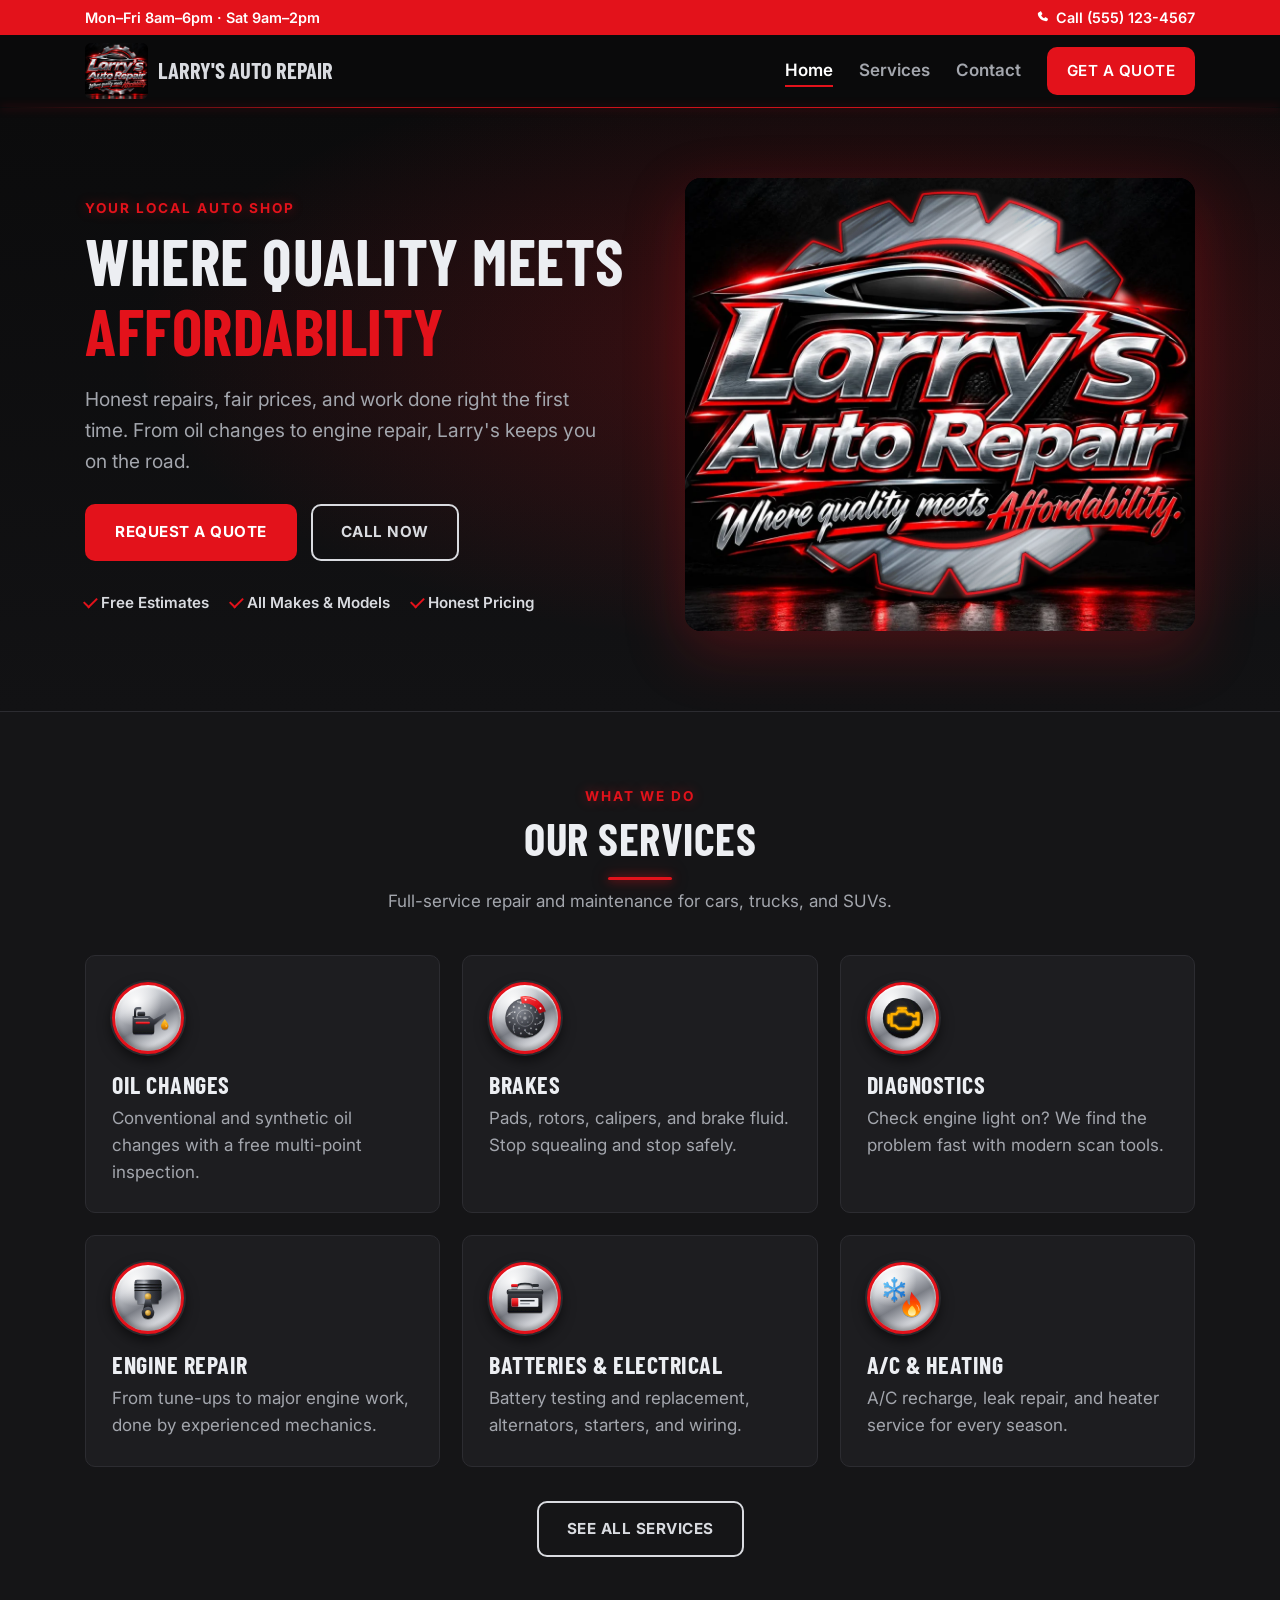
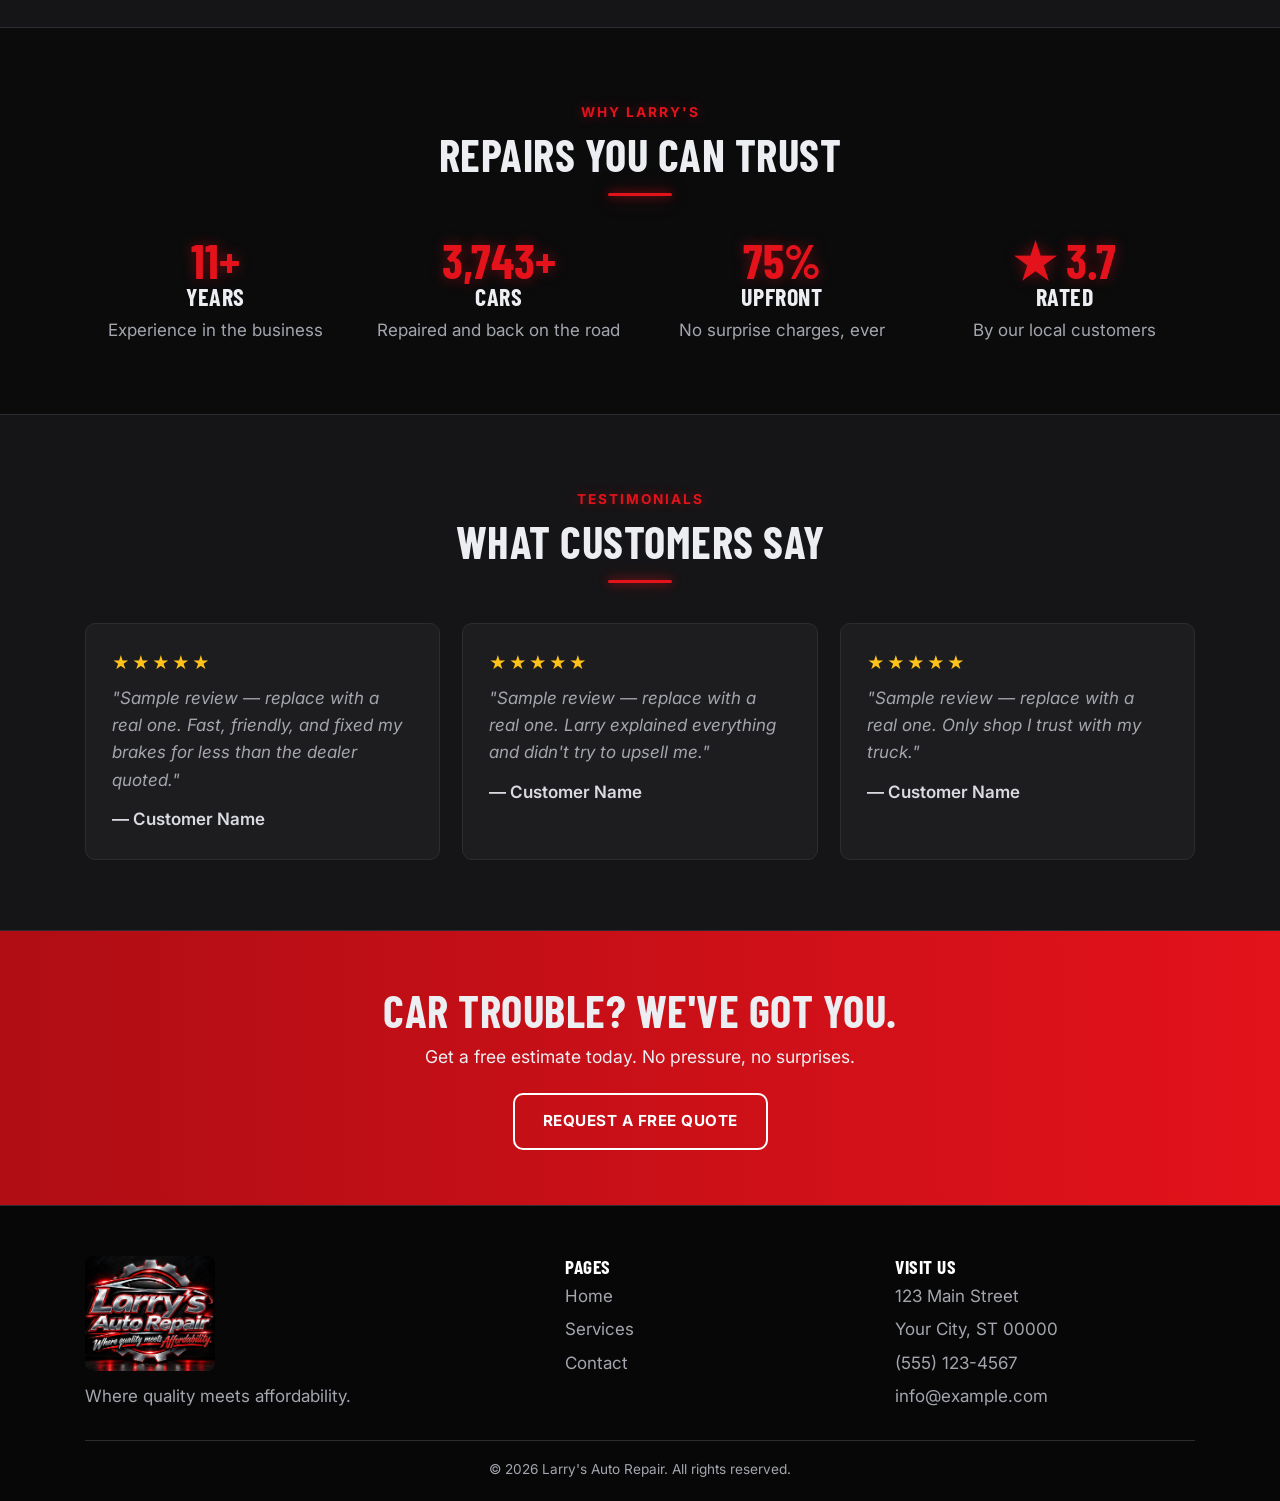
<file: index.html>
<!DOCTYPE html>
<html lang="en">
<head>
  <meta charset="UTF-8">
  <meta name="viewport" content="width=device-width, initial-scale=1.0">
  <title>Larry's Auto Repair | Where Quality Meets Affordability</title>
  <meta name="description" content="Larry's Auto Repair - honest, affordable auto repair. Brakes, oil changes, diagnostics, engine work and more.">
  <link rel="icon" href="images/favicon.png">
  <link rel="preconnect" href="https://fonts.googleapis.com">
  <link rel="preconnect" href="https://fonts.gstatic.com" crossorigin>
  <link href="https://fonts.googleapis.com/css2?family=Barlow+Condensed:wght@600;700&family=Inter:wght@400;600;700&display=swap" rel="stylesheet">
  <link rel="stylesheet" href="css/style.css">
  <meta name="pizzazz-recipe" content='{"pz":1,"kit":"larrys-auto-repair","concept":"Night Garage","family":"bold","dev":{"intensity":"standard","gear":"20s spin","scroll":"gentle reveal"},"sig":"spinning chrome gear + red neon","pal":{"pri":"#e3121b","sec":"#d9dbe0","tint":"#1d1d20","zeb":"#151517","mut":"#a3a6ad","ftr":"#a3a6ad","hair":"#2c2c31","acc":"#e3121b","watch":"#ffc21a"},"font":{"h":"Barlow Condensed","b":"Inter"},"date":"2026-11-22"}'>
</head>
<body>

  <!-- TOP BAR — PLACEHOLDER: update phone and hours -->
  <div class="topbar">
    <div class="container">
      <span class="hide-sm">Mon–Fri 8am–6pm · Sat 9am–2pm</span>
      <a href="tel:5551234567"><svg class="ico-inline" viewBox="0 0 48 48" aria-hidden="true"><path d="M17 4.5c1-.6 2.3-.3 2.9.7l3.4 6c.5 1 .3 2.2-.6 2.9l-3 2.4c1.8 4.3 5 7.9 9.4 10.2l2.6-2.8c.7-.8 1.9-1 2.9-.4l6 3.4c1 .6 1.4 1.8.9 2.9l-1.6 3.6c-.8 1.8-2.7 2.9-4.7 2.6C19 34.4 9.6 22.4 9 12.2c-.1-1.8.9-3.5 2.5-4.4z" fill="currentColor"/></svg> Call (555) 123-4567</a>
    </div>
  </div>

  <header class="site-header">
    <div class="container">
      <a href="index.html" class="brand">
        <img src="images/logo-small.jpg" alt="Larry's Auto Repair logo">
        <span>Larry's Auto Repair</span>
      </a>
      <button class="menu-toggle" aria-label="Open menu" aria-expanded="false"><svg viewBox="0 0 24 24" aria-hidden="true"><rect x="3" y="5" width="18" height="2.6" rx="1.3" fill="currentColor"/><rect x="3" y="10.7" width="18" height="2.6" rx="1.3" fill="currentColor"/><rect x="7" y="16.4" width="14" height="2.6" rx="1.3" fill="currentColor"/></svg></button>
      <nav class="nav">
        <a href="index.html" class="active">Home</a>
        <a href="services.html">Services</a>
        <a href="contact.html">Contact</a>
        <a href="contact.html#quote" class="btn btn-red">Get a Quote</a>
      </nav>
    </div>
  </header>

  <!-- HERO -->
  <section class="hero">
    <div class="container">
      <div>
        <span class="eyebrow">Your Local Auto Shop</span>
        <h1>Where Quality Meets <span class="red">Affordability</span></h1>
        <p class="lead">Honest repairs, fair prices, and work done right the first time. From oil changes to engine repair, Larry's keeps you on the road.</p>
        <div class="actions">
          <a href="contact.html#quote" class="btn btn-red">Request a Quote</a>
          <a href="tel:5551234567" class="btn btn-outline">Call Now</a>
        </div>
        <div class="badges">
          <span>Free Estimates</span>
          <span>All Makes &amp; Models</span>
          <span>Honest Pricing</span>
        </div>
      </div>
      <div class="hero-logo emblem">
        <img class="emblem-bg" src="images/emblem/bg.jpg" alt="">
        <div class="emblem-gearbox" aria-hidden="true">
          <img class="emblem-carbon" src="images/emblem/carbon.webp" alt="">
          <div class="emblem-gear"><img src="images/emblem/gear.webp" alt=""><span class="emblem-sheen"></span></div>
        </div>
        <img class="emblem-fg" src="images/emblem/fg.webp" alt="Larry's Auto Repair - Where quality meets affordability">
      </div>
    </div>
  </section>

  <!-- SERVICES PREVIEW -->
  <section class="section-alt">
    <div class="container">
      <div class="section-head">
        <span class="eyebrow">What We Do</span>
        <h2>Our Services</h2>
        <p>Full-service repair and maintenance for cars, trucks, and SUVs.</p>
      </div>
      <div class="grid grid-3">
        <div class="card">
          <div class="icon"><svg viewBox="0 0 48 48" aria-hidden="true"><defs><linearGradient id="oilB" x1="0" y1="0" x2="0" y2="1"><stop offset="0" stop-color="#5d616b"/><stop offset="0.5" stop-color="#2b2d33"/><stop offset="1" stop-color="#141518"/></linearGradient><linearGradient id="oilD" x1="0" y1="0" x2="0" y2="1"><stop offset="0" stop-color="#ffd24a"/><stop offset="0.6" stop-color="#f29a00"/><stop offset="1" stop-color="#b86200"/></linearGradient><linearGradient id="oilR" x1="0" y1="0" x2="0" y2="1"><stop offset="0" stop-color="#ff4a4a"/><stop offset="0.55" stop-color="#e3121b"/><stop offset="1" stop-color="#8f0a10"/></linearGradient><filter id="oilSh" x="-20%" y="-20%" width="140%" height="140%"><feDropShadow dx="0" dy=".8" stdDeviation=".7" flood-color="#000" flood-opacity=".35"/></filter></defs><g filter="url(#oilSh)"><path d="M8 22h17.5l4.5 3.5 11.5-6.2a1 1 0 0 1 1.4 1.2L30.5 31v7.5a2.5 2.5 0 0 1-2.5 2.5H10.5A2.5 2.5 0 0 1 8 38.5z" fill="url(#oilB)"/><rect x="13" y="17.5" width="8" height="4.5" rx="1.2" fill="url(#oilB)"/><path d="M10.5 22.5v-6a3 3 0 0 1 3-3h2.5" stroke="url(#oilB)" stroke-width="2.2" fill="none" stroke-linecap="round"/><rect x="11" y="28" width="15" height="2.4" rx="1.2" fill="url(#oilR)"/><path d="M41.5 25c2.4 3.4 3.8 5.4 3.8 7.2a3.8 3.8 0 0 1-7.6 0c0-1.8 1.4-3.8 3.8-7.2z" fill="url(#oilD)"/></g><path d="M10 24.5h14" stroke="#fff" stroke-opacity=".5" stroke-width="1" fill="none" stroke-linecap="round" stroke-opacity=".25"/><path d="M42.8 31.2c.3.6.4 1.2.2 1.8" stroke="#fff" stroke-opacity=".5" stroke-width="1" fill="none" stroke-linecap="round"/></svg></div>
          <h3>Oil Changes</h3>
          <p>Conventional and synthetic oil changes with a free multi-point inspection.</p>
        </div>
        <div class="card">
          <div class="icon"><svg viewBox="0 0 48 48" aria-hidden="true"><defs><mask id="brkM"><rect width="48" height="48" fill="#fff"/><g fill="#000"><circle cx="36.4" cy="24" r="1.1"/><circle cx="40.03" cy="28.3" r="1.1"/><circle cx="34.74" cy="30.2" r="1.1"/><circle cx="35.74" cy="35.74" r="1.1"/><circle cx="30.2" cy="34.74" r="1.1"/><circle cx="28.3" cy="40.03" r="1.1"/><circle cx="24" cy="36.4" r="1.1"/><circle cx="19.7" cy="40.03" r="1.1"/><circle cx="17.8" cy="34.74" r="1.1"/><circle cx="12.26" cy="35.74" r="1.1"/><circle cx="13.26" cy="30.2" r="1.1"/><circle cx="7.97" cy="28.3" r="1.1"/><circle cx="11.6" cy="24" r="1.1"/><circle cx="7.97" cy="19.7" r="1.1"/><circle cx="13.26" cy="17.8" r="1.1"/><circle cx="12.26" cy="12.26" r="1.1"/><circle cx="17.8" cy="13.26" r="1.1"/><circle cx="19.7" cy="7.97" r="1.1"/><circle cx="24" cy="11.6" r="1.1"/><circle cx="28.3" cy="7.97" r="1.1"/><circle cx="30.2" cy="13.26" r="1.1"/><circle cx="35.74" cy="12.26" r="1.1"/><circle cx="34.74" cy="17.8" r="1.1"/><circle cx="40.03" cy="19.7" r="1.1"/><circle cx="24" cy="19" r="1"/><circle cx="28.76" cy="22.45" r="1"/><circle cx="26.94" cy="28.05" r="1"/><circle cx="21.06" cy="28.05" r="1"/><circle cx="19.24" cy="22.45" r="1"/><circle cx="24" cy="24" r="2"/></g><path d="M42.73 25.64Q40.64 29.73 36.83 30.54" stroke="#000" stroke-width="1" stroke-linecap="round" fill="none"/><path d="M31.95 41.04Q27.36 41.28 24.75 38.38" stroke="#000" stroke-width="1" stroke-linecap="round" fill="none"/><path d="M13.22 39.4Q10.72 35.55 11.92 31.84" stroke="#000" stroke-width="1" stroke-linecap="round" fill="none"/><path d="M5.27 22.36Q7.36 18.27 11.17 17.46" stroke="#000" stroke-width="1" stroke-linecap="round" fill="none"/><path d="M16.05 6.96Q20.64 6.72 23.25 9.62" stroke="#000" stroke-width="1" stroke-linecap="round" fill="none"/><path d="M34.78 8.6Q37.28 12.45 36.08 16.16" stroke="#000" stroke-width="1" stroke-linecap="round" fill="none"/><circle cx="24" cy="24" r="8.6" fill="none" stroke="#000" stroke-width="1"/></mask><radialGradient id="brkS" cx="0.35" cy="0.3" r="0.8"><stop offset="0" stop-color="#8a8e98"/><stop offset="0.55" stop-color="#3a3c43"/><stop offset="1" stop-color="#16171a"/></radialGradient><linearGradient id="brkC" x1="0" y1="0" x2="1" y2="1"><stop offset="0" stop-color="#ff4a4a"/><stop offset="0.55" stop-color="#e3121b"/><stop offset="1" stop-color="#8f0a10"/></linearGradient><filter id="brkSh" x="-20%" y="-20%" width="140%" height="140%"><feDropShadow dx="0" dy=".8" stdDeviation=".7" flood-color="#000" flood-opacity=".35"/></filter></defs><g filter="url(#brkSh)"><circle cx="24" cy="24" r="20.5" fill="url(#brkS)" mask="url(#brkM)"/><path d="M19.26 1.7A22.8 22.8 0 0 1 45.68 16.95L38.65 19.24A15.4 15.4 0 0 0 20.8 8.94Z" fill="url(#brkC)"/><circle cx="24.66" cy="5.01" r="1.1" fill="#f2f3f5"/><circle cx="40.11" cy="13.93" r="1.1" fill="#f2f3f5"/></g><path d="M22.14 2.78A21.3 21.3 0 0 1 34.65 5.55" stroke="#fff" stroke-opacity=".5" stroke-width="1" fill="none" stroke-linecap="round"/></svg></div>
          <h3>Brakes</h3>
          <p>Pads, rotors, calipers, and brake fluid. Stop squealing and stop safely.</p>
        </div>
        <div class="card">
          <div class="icon"><svg viewBox="0 0 48 48" aria-hidden="true"><defs><radialGradient id="dcelL" cx="0.4" cy="0.3" r="0.8"><stop offset="0" stop-color="#2a2b30"/><stop offset="0.7" stop-color="#111214"/><stop offset="1" stop-color="#050506"/></radialGradient><filter id="dcelG" x="-30%" y="-30%" width="160%" height="160%"><feGaussianBlur stdDeviation="1.1" result="b"/><feMerge><feMergeNode in="b"/><feMergeNode in="SourceGraphic"/></feMerge></filter><filter id="dcelSh" x="-20%" y="-20%" width="140%" height="140%"><feDropShadow dx="0" dy=".8" stdDeviation=".7" flood-color="#000" flood-opacity=".35"/></filter></defs><g filter="url(#dcelSh)"><circle cx="24" cy="24" r="21" fill="url(#dcelL)"/><path d="M9 21v8 M9 25h3 M12 20h5l2-3h8l2 3h4l2 2h3v-3h2v12h-2v-3h-3v4l-3 3H19l-3-3h-4z M19 14h8 M23 14v3" stroke="#ffb000" stroke-width="2.4" fill="none" stroke-linejoin="round" stroke-linecap="round" filter="url(#dcelG)"/></g></svg></div>
          <h3>Diagnostics</h3>
          <p>Check engine light on? We find the problem fast with modern scan tools.</p>
        </div>
        <div class="card">
          <div class="icon"><svg viewBox="0 0 48 48" aria-hidden="true"><defs><linearGradient id="engP" x1="0" y1="0" x2="1" y2="0"><stop offset="0" stop-color="#4a4e57"/><stop offset="0.35" stop-color="#9a9ea8"/><stop offset="0.6" stop-color="#3a3d44"/><stop offset="1" stop-color="#1c1d21"/></linearGradient><linearGradient id="engK" x1="0" y1="0" x2="0" y2="1"><stop offset="0" stop-color="#5d616b"/><stop offset="0.5" stop-color="#2b2d33"/><stop offset="1" stop-color="#141518"/></linearGradient><radialGradient id="engG" cx="0.35" cy="0.3" r="0.75"><stop offset="0" stop-color="#ffd77a"/><stop offset="1" stop-color="#b07a10"/></radialGradient><filter id="engSh" x="-20%" y="-20%" width="140%" height="140%"><feDropShadow dx="0" dy=".8" stdDeviation=".7" flood-color="#000" flood-opacity=".35"/></filter></defs><g filter="url(#engSh)"><path d="M12.5 5h23a2.5 2.5 0 0 1 2.5 2.5V23c0 2-1 3.2-3 3.6V30H13v-3.4c-2-.4-3-1.6-3-3.6V7.5A2.5 2.5 0 0 1 12.5 5z" fill="url(#engP)"/><g fill="#111214"><rect x="10" y="9.5" width="28" height="1.3"/><rect x="10" y="12.6" width="28" height="1.3"/><rect x="10" y="15.7" width="28" height="1"/></g><circle cx="24" cy="22.5" r="3.4" fill="url(#engG)"/><path d="M21.2 25.5h5.6l2.4 11.5h-10.4z" fill="url(#engK)"/><circle cx="24" cy="39.5" r="6.5" fill="url(#engK)"/><circle cx="24" cy="39.5" r="3" fill="url(#engG)"/></g><path d="M13 7.5h10" stroke="#fff" stroke-opacity=".5" stroke-width="1" fill="none" stroke-linecap="round" stroke-opacity=".45"/></svg></div>
          <h3>Engine Repair</h3>
          <p>From tune-ups to major engine work, done by experienced mechanics.</p>
        </div>
        <div class="card">
          <div class="icon"><svg viewBox="0 0 48 48" aria-hidden="true"><defs><linearGradient id="brlC" x1="0" y1="0" x2="0" y2="1"><stop offset="0" stop-color="#3d4047"/><stop offset="0.5" stop-color="#1e1f23"/><stop offset="1" stop-color="#0e0e10"/></linearGradient><linearGradient id="brlT" x1="0" y1="0" x2="0" y2="1"><stop offset="0" stop-color="#d7dade"/><stop offset="1" stop-color="#7d828b"/></linearGradient><linearGradient id="brlR" x1="0" y1="0" x2="0" y2="1"><stop offset="0" stop-color="#ff4a4a"/><stop offset="0.55" stop-color="#e3121b"/><stop offset="1" stop-color="#8f0a10"/></linearGradient><filter id="brlSh" x="-20%" y="-20%" width="140%" height="140%"><feDropShadow dx="0" dy=".8" stdDeviation=".7" flood-color="#000" flood-opacity=".35"/></filter></defs><g filter="url(#brlSh)"><path d="M15 13.5c0-3 3-4.5 9-4.5s9 1.5 9 4.5" stroke="#2b2d33" stroke-width="2" fill="none"/><rect x="10" y="11" width="6" height="5" rx="1" fill="url(#brlT)"/><rect x="32" y="11" width="6" height="5" rx="1" fill="url(#brlT)"/><rect x="9.5" y="9.5" width="7" height="3" rx="1.3" fill="url(#brlR)"/><rect x="31.5" y="9.5" width="7" height="3" rx="1.3" fill="#2b2d33"/><rect x="5" y="15" width="38" height="5" rx="1.6" fill="#2b2d33"/><rect x="6" y="19.5" width="36" height="20" rx="1.8" fill="url(#brlC)"/><rect x="10" y="24" width="28" height="9" rx="1" fill="#e9ebef"/><rect x="10" y="24" width="7" height="9" rx="1" fill="url(#brlR)"/><rect x="19" y="26" width="15" height="1.6" fill="#2b2d33"/><rect x="19" y="29.4" width="10" height="1.2" fill="#8d9099"/></g><path d="M7 16.4h34" stroke="#fff" stroke-opacity=".5" stroke-width="1" fill="none" stroke-linecap="round" stroke-opacity=".25"/></svg></div>
          <h3>Batteries &amp; Electrical</h3>
          <p>Battery testing and replacement, alternators, starters, and wiring.</p>
        </div>
        <div class="card">
          <div class="icon"><svg viewBox="0 0 48 48" aria-hidden="true"><defs><linearGradient id="fireG" x1="0" y1="1" x2="0" y2="0"><stop offset="0" stop-color="#ffb000"/><stop offset=".5" stop-color="#ff5200"/><stop offset="1" stop-color="#e3121b"/></linearGradient><linearGradient id="coreG" x1="0" y1="1" x2="0" y2="0"><stop offset="0" stop-color="#fff6c2"/><stop offset="1" stop-color="#ffc21a"/></linearGradient><linearGradient id="iceG" x1="0" y1="0" x2="1" y2="1"><stop offset="0" stop-color="#6fd0ff"/><stop offset="1" stop-color="#0b63c9"/></linearGradient><filter id="acSh" x="-20%" y="-20%" width="140%" height="140%"><feDropShadow dx="0" dy=".8" stdDeviation=".7" flood-color="#000" flood-opacity=".35"/></filter></defs><g filter="url(#acSh)"><g transform="translate(15 15)"><path d="M0 -2.16L0 -12M0 -7.2l2.31 -2.76M0 -7.2l-2.31 -2.76M1.87 -1.08L10.39 -6M6.24 -3.6l3.55 0.63M6.24 -3.6l1.23 -3.38M1.87 1.08L10.39 6M6.24 3.6l1.23 3.38M6.24 3.6l3.55 -0.63M0 2.16L0 12M0 7.2l-2.31 2.76M0 7.2l2.31 2.76M-1.87 1.08L-10.39 6M-6.24 3.6l-3.55 -0.63M-6.24 3.6l-1.23 3.38M-1.87 -1.08L-10.39 -6M-6.24 -3.6l-1.23 -3.38M-6.24 -3.6l-3.55 0.63" stroke="url(#iceG)" stroke-width="1.9" stroke-linecap="round" fill="none"/><polygon points="1.56,0.9 0,1.8 -1.56,0.9 -1.56,-0.9 -0,-1.8 1.56,-0.9" fill="none" stroke="url(#iceG)" stroke-width="1.52" stroke-linejoin="round"/></g><path d="M33 17.5C35 23 42.5 26 42.5 34.5 42.5 40 38.2 43.5 33 43.5S23.5 40 23.5 34.8c0-4.2 2.6-6.8 4.8-8.8.1 3 1.5 4.8 3.3 5.2C30.6 26.4 31.4 21.8 33 17.5z" fill="url(#fireG)"/><path d="M33.6 31.8c2.5 2.7 3.8 4.6 3.8 6.6a4.1 4.1 0 0 1-8.2 0c0-2.3 2-4.3 4.4-6.6z" fill="url(#coreG)"/></g><path d="M38.6 31.4c1.5 1.8 2.2 3.6 2.1 5.4" stroke="#fff" stroke-opacity=".55" stroke-width="1" fill="none" stroke-linecap="round"/></svg></div>
          <h3>A/C &amp; Heating</h3>
          <p>A/C recharge, leak repair, and heater service for every season.</p>
        </div>
      </div>
      <div style="text-align:center; margin-top:34px;">
        <a href="services.html" class="btn btn-outline">See All Services</a>
      </div>
    </div>
  </section>

  <!-- WHY US — PLACEHOLDER: update the numbers -->
  <section>
    <div class="container">
      <div class="section-head">
        <span class="eyebrow">Why Larry's</span>
        <h2>Repairs You Can Trust</h2>
      </div>
      <div class="why">
        <div><div class="num">15+</div><h3>Years</h3><p>Experience in the business</p></div>
        <div><div class="num">5,000+</div><h3>Cars</h3><p>Repaired and back on the road</p></div>
        <div><div class="num">100%</div><h3>Upfront</h3><p>No surprise charges, ever</p></div>
        <div><div class="num">★ 5.0</div><h3>Rated</h3><p>By our local customers</p></div>
      </div>
    </div>
  </section>

  <!-- REVIEWS — PLACEHOLDER: replace with real customer reviews -->
  <section class="section-alt">
    <div class="container">
      <div class="section-head">
        <span class="eyebrow">Testimonials</span>
        <h2>What Customers Say</h2>
      </div>
      <div class="grid grid-3">
        <div class="card review">
          <div class="stars">★★★★★</div>
          <p>"Sample review — replace with a real one. Fast, friendly, and fixed my brakes for less than the dealer quoted."</p>
          <div class="who">— Customer Name</div>
        </div>
        <div class="card review">
          <div class="stars">★★★★★</div>
          <p>"Sample review — replace with a real one. Larry explained everything and didn't try to upsell me."</p>
          <div class="who">— Customer Name</div>
        </div>
        <div class="card review">
          <div class="stars">★★★★★</div>
          <p>"Sample review — replace with a real one. Only shop I trust with my truck."</p>
          <div class="who">— Customer Name</div>
        </div>
      </div>
    </div>
  </section>

  <!-- CTA -->
  <div class="cta">
    <div class="container">
      <h2>Car Trouble? We've Got You.</h2>
      <p>Get a free estimate today. No pressure, no surprises.</p>
      <a href="contact.html#quote" class="btn btn-outline">Request a Free Quote</a>
    </div>
  </div>

  <!-- FOOTER — PLACEHOLDER: update address, phone, email -->
  <footer class="site-footer">
    <div class="container">
      <div class="footer-grid">
        <div>
          <img class="footer-logo" src="images/logo-small.jpg" alt="Larry's Auto Repair logo">
          <p>Where quality meets affordability.</p>
        </div>
        <div>
          <h3>Pages</h3>
          <ul>
            <li><a href="index.html">Home</a></li>
            <li><a href="services.html">Services</a></li>
            <li><a href="contact.html">Contact</a></li>
          </ul>
        </div>
        <div>
          <h3>Visit Us</h3>
          <ul>
            <li>123 Main Street</li>
            <li>Your City, ST 00000</li>
            <li><a href="tel:5551234567">(555) 123-4567</a></li>
            <li><a href="mailto:info@example.com">info@example.com</a></li>
          </ul>
        </div>
      </div>
      <p class="copyright">© <span id="year"></span> Larry's Auto Repair. All rights reserved.</p>
    </div>
  </footer>

  <script src="js/main.js"></script>
</body>
</html>
</file>
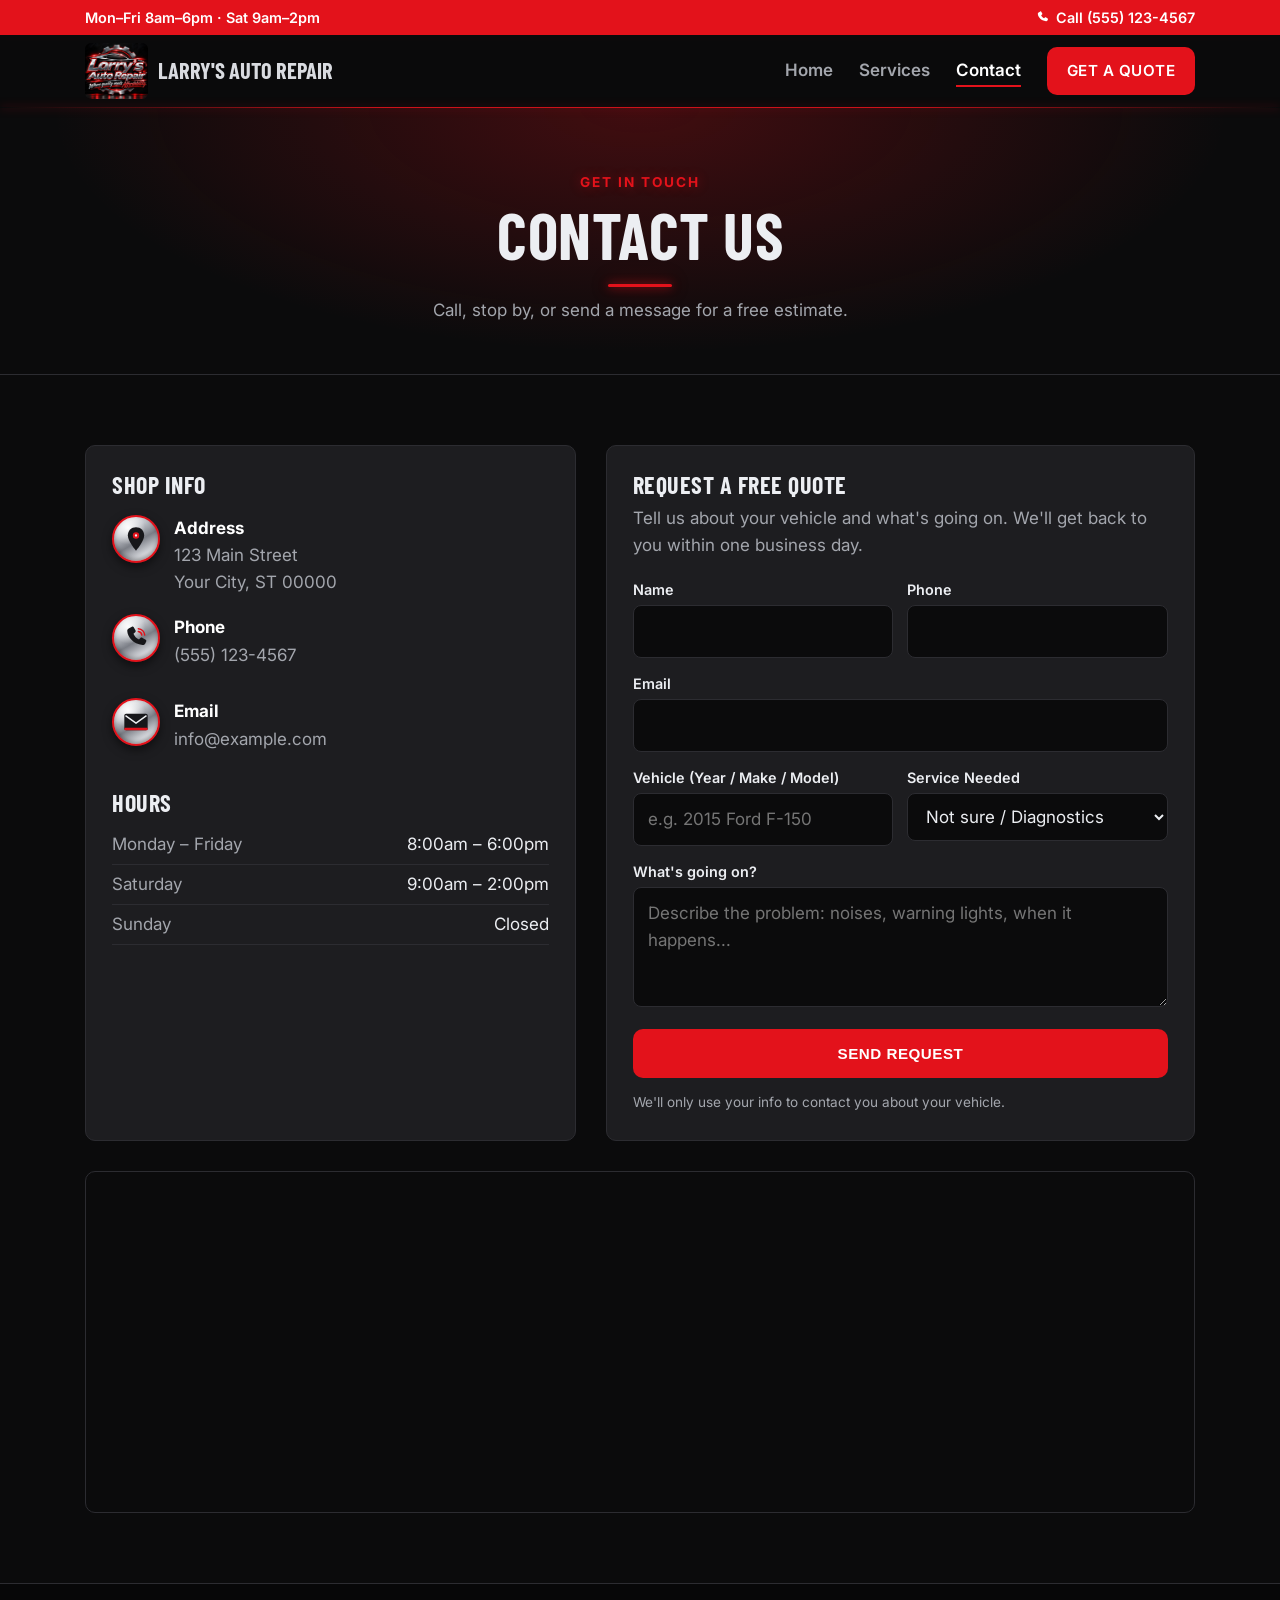
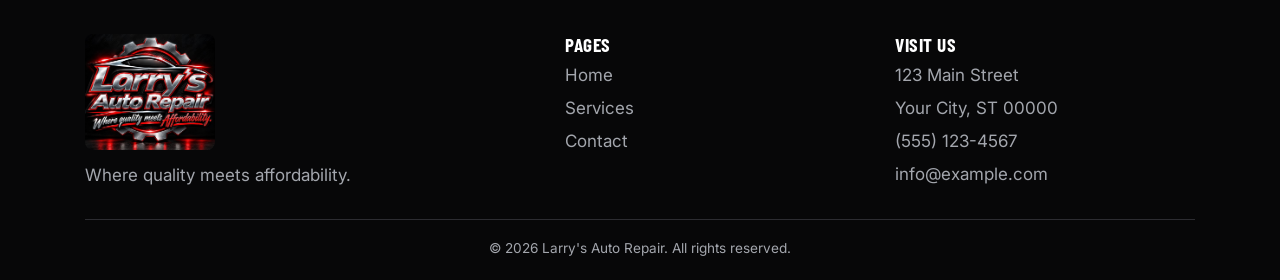
<file: contact.html>
<!DOCTYPE html>
<html lang="en">
<head>
  <meta charset="UTF-8">
  <meta name="viewport" content="width=device-width, initial-scale=1.0">
  <title>Contact | Larry's Auto Repair</title>
  <meta name="description" content="Contact Larry's Auto Repair for a free quote. Call, visit, or send us a message.">
  <link rel="icon" href="images/favicon.png">
  <link rel="preconnect" href="https://fonts.googleapis.com">
  <link rel="preconnect" href="https://fonts.gstatic.com" crossorigin>
  <link href="https://fonts.googleapis.com/css2?family=Barlow+Condensed:wght@600;700&family=Inter:wght@400;600;700&display=swap" rel="stylesheet">
  <link rel="stylesheet" href="css/style.css">
  <meta name="pizzazz-recipe" content='{"pz":1,"kit":"larrys-auto-repair","concept":"Night Garage","family":"bold","dev":{"intensity":"standard","gear":"20s spin","scroll":"gentle reveal"},"sig":"spinning chrome gear + red neon","pal":{"pri":"#e3121b","sec":"#d9dbe0","tint":"#1d1d20","zeb":"#151517","mut":"#a3a6ad","ftr":"#a3a6ad","hair":"#2c2c31","acc":"#e3121b","watch":"#ffc21a"},"font":{"h":"Barlow Condensed","b":"Inter"},"date":"2026-11-22"}'>
</head>
<body>

  <div class="topbar">
    <div class="container">
      <span class="hide-sm">Mon–Fri 8am–6pm · Sat 9am–2pm</span>
      <a href="tel:5551234567"><svg class="ico-inline" viewBox="0 0 48 48" aria-hidden="true"><path d="M17 4.5c1-.6 2.3-.3 2.9.7l3.4 6c.5 1 .3 2.2-.6 2.9l-3 2.4c1.8 4.3 5 7.9 9.4 10.2l2.6-2.8c.7-.8 1.9-1 2.9-.4l6 3.4c1 .6 1.4 1.8.9 2.9l-1.6 3.6c-.8 1.8-2.7 2.9-4.7 2.6C19 34.4 9.6 22.4 9 12.2c-.1-1.8.9-3.5 2.5-4.4z" fill="currentColor"/></svg> Call (555) 123-4567</a>
    </div>
  </div>

  <header class="site-header">
    <div class="container">
      <a href="index.html" class="brand">
        <img src="images/logo-small.jpg" alt="Larry's Auto Repair logo">
        <span>Larry's Auto Repair</span>
      </a>
      <button class="menu-toggle" aria-label="Open menu" aria-expanded="false"><svg viewBox="0 0 24 24" aria-hidden="true"><rect x="3" y="5" width="18" height="2.6" rx="1.3" fill="currentColor"/><rect x="3" y="10.7" width="18" height="2.6" rx="1.3" fill="currentColor"/><rect x="7" y="16.4" width="14" height="2.6" rx="1.3" fill="currentColor"/></svg></button>
      <nav class="nav">
        <a href="index.html">Home</a>
        <a href="services.html">Services</a>
        <a href="contact.html" class="active">Contact</a>
        <a href="#quote" class="btn btn-red">Get a Quote</a>
      </nav>
    </div>
  </header>

  <div class="page-banner">
    <div class="container">
      <span class="eyebrow">Get In Touch</span>
      <h1>Contact Us</h1>
      <p>Call, stop by, or send a message for a free estimate.</p>
    </div>
  </div>

  <section>
    <div class="container contact-wrap">

      <!-- PLACEHOLDER: update address, phone, email, hours -->
      <div class="card">
        <h3>Shop Info</h3>
        <ul class="info-list" style="margin-top:16px;">
          <li><span class="icon"><svg viewBox="0 0 48 48" aria-hidden="true"><path d="M24 4c-8 0-14 6-14 14 0 10 14 26 14 26s14-16 14-26c0-8-6-14-14-14z" fill="#17171a"/><circle cx="24" cy="18" r="5.5" fill="#e3121b"/><circle cx="24" cy="18" r="2" fill="#eef0f3"/></svg></span><div><strong>Address</strong><span>123 Main Street<br>Your City, ST 00000</span></div></li>
          <li><span class="icon"><svg viewBox="0 0 48 48" aria-hidden="true"><path d="M17 4.5c1-.6 2.3-.3 2.9.7l3.4 6c.5 1 .3 2.2-.6 2.9l-3 2.4c1.8 4.3 5 7.9 9.4 10.2l2.6-2.8c.7-.8 1.9-1 2.9-.4l6 3.4c1 .6 1.4 1.8.9 2.9l-1.6 3.6c-.8 1.8-2.7 2.9-4.7 2.6C19 34.4 9.6 22.4 9 12.2c-.1-1.8.9-3.5 2.5-4.4z" fill="#17171a"/><path d="M28 8a12 12 0 0 1 11 11M28 13a7 7 0 0 1 6 6" stroke="#e3121b" stroke-width="2.6" fill="none" stroke-linecap="round"/></svg></span><div><strong>Phone</strong><a href="tel:5551234567">(555) 123-4567</a></div></li>
          <li><span class="icon"><svg viewBox="0 0 48 48" aria-hidden="true"><rect x="4" y="10" width="40" height="28" rx="3" fill="#17171a"/><path d="M6 13l18 13 18-13" stroke="#eef0f3" stroke-width="2.4" fill="none" stroke-linejoin="round"/><rect x="4" y="34" width="40" height="4" rx="1.5" fill="#e3121b"/></svg></span><div><strong>Email</strong><a href="mailto:info@example.com">info@example.com</a></div></li>
        </ul>
        <h3 style="margin-top:26px;">Hours</h3>
        <table class="hours">
          <tr><td>Monday – Friday</td><td>8:00am – 6:00pm</td></tr>
          <tr><td>Saturday</td><td>9:00am – 2:00pm</td></tr>
          <tr><td>Sunday</td><td>Closed</td></tr>
        </table>
      </div>

      <!--
        QUOTE FORM
        To make this send emails:
          1. Make a free account at https://formspree.io
          2. Create a form and copy its ID (looks like "xyzabcd")
          3. Replace YOUR_FORM_ID below with that ID
        Submissions will go to Larry's email. Works on GitHub Pages and any other host.
      -->
      <div class="card" id="quote">
        <h3>Request a Free Quote</h3>
        <p style="margin-bottom:18px;">Tell us about your vehicle and what's going on. We'll get back to you within one business day.</p>
        <form action="https://formspree.io/f/YOUR_FORM_ID" method="POST">
          <div class="form-row">
            <div>
              <label for="name">Name</label>
              <input id="name" name="name" type="text" required>
            </div>
            <div>
              <label for="phone">Phone</label>
              <input id="phone" name="phone" type="tel" required>
            </div>
          </div>
          <div>
            <label for="email">Email</label>
            <input id="email" name="email" type="email">
          </div>
          <div class="form-row">
            <div>
              <label for="vehicle">Vehicle (Year / Make / Model)</label>
              <input id="vehicle" name="vehicle" type="text" placeholder="e.g. 2015 Ford F-150">
            </div>
            <div>
              <label for="service">Service Needed</label>
              <select id="service" name="service">
                <option>Not sure / Diagnostics</option>
                <option>Oil Change</option>
                <option>Brakes</option>
                <option>Engine Repair</option>
                <option>Battery &amp; Electrical</option>
                <option>A/C &amp; Heating</option>
                <option>Suspension &amp; Steering</option>
                <option>Tires &amp; Alignment</option>
                <option>Transmission</option>
                <option>Other</option>
              </select>
            </div>
          </div>
          <div>
            <label for="message">What's going on?</label>
            <textarea id="message" name="message" placeholder="Describe the problem: noises, warning lights, when it happens..."></textarea>
          </div>
          <button type="submit" class="btn btn-red">Send Request</button>
          <p class="form-note">We'll only use your info to contact you about your vehicle.</p>
        </form>
      </div>
    </div>

    <!-- MAP — PLACEHOLDER: in Google Maps, search the shop, click Share > Embed a map, and paste the iframe src here -->
    <div class="container">
      <div class="map">
        <iframe
          src="https://www.google.com/maps?q=123+Main+Street&output=embed"
          loading="lazy"
          referrerpolicy="no-referrer-when-downgrade"
          title="Map to Larry's Auto Repair"></iframe>
      </div>
    </div>
  </section>

  <footer class="site-footer">
    <div class="container">
      <div class="footer-grid">
        <div>
          <img class="footer-logo" src="images/logo-small.jpg" alt="Larry's Auto Repair logo">
          <p>Where quality meets affordability.</p>
        </div>
        <div>
          <h3>Pages</h3>
          <ul>
            <li><a href="index.html">Home</a></li>
            <li><a href="services.html">Services</a></li>
            <li><a href="contact.html">Contact</a></li>
          </ul>
        </div>
        <div>
          <h3>Visit Us</h3>
          <ul>
            <li>123 Main Street</li>
            <li>Your City, ST 00000</li>
            <li><a href="tel:5551234567">(555) 123-4567</a></li>
            <li><a href="mailto:info@example.com">info@example.com</a></li>
          </ul>
        </div>
      </div>
      <p class="copyright">© <span id="year"></span> Larry's Auto Repair. All rights reserved.</p>
    </div>
  </footer>

  <script src="js/main.js"></script>
</body>
</html>
</file>
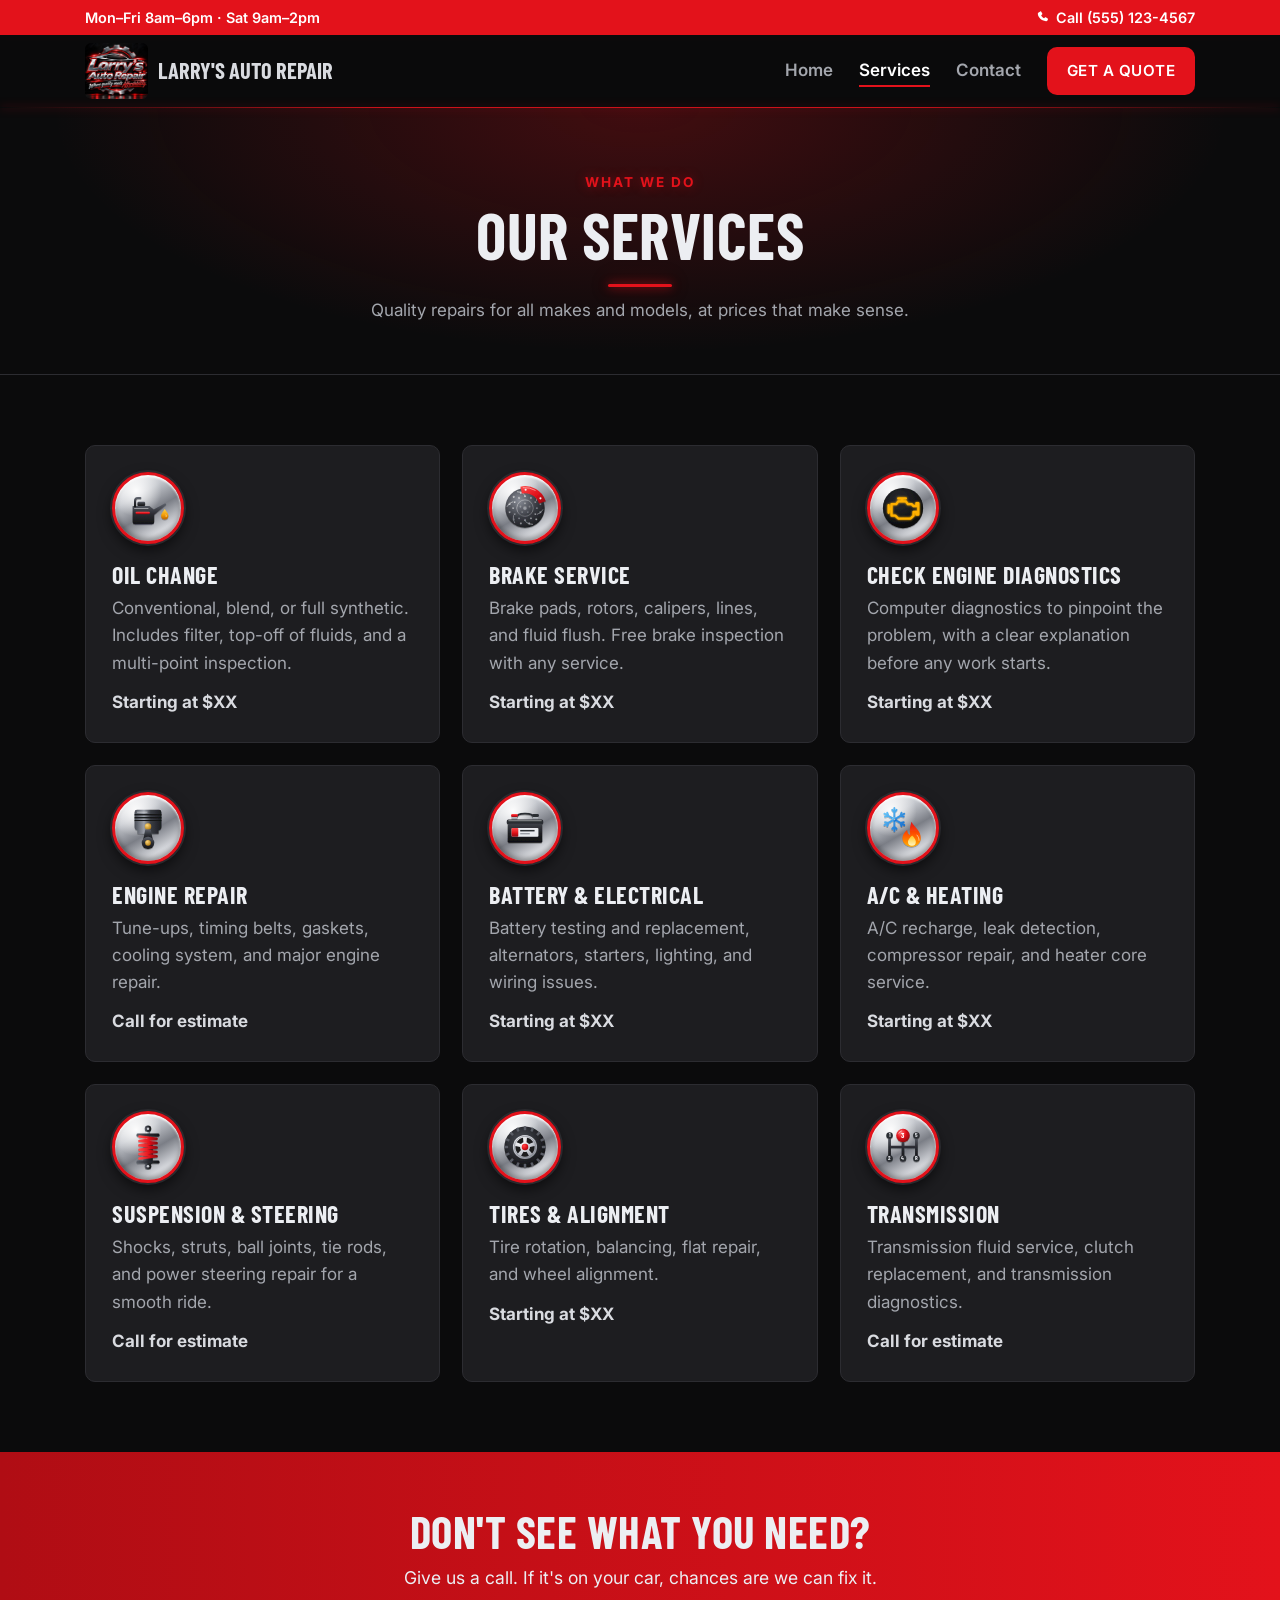
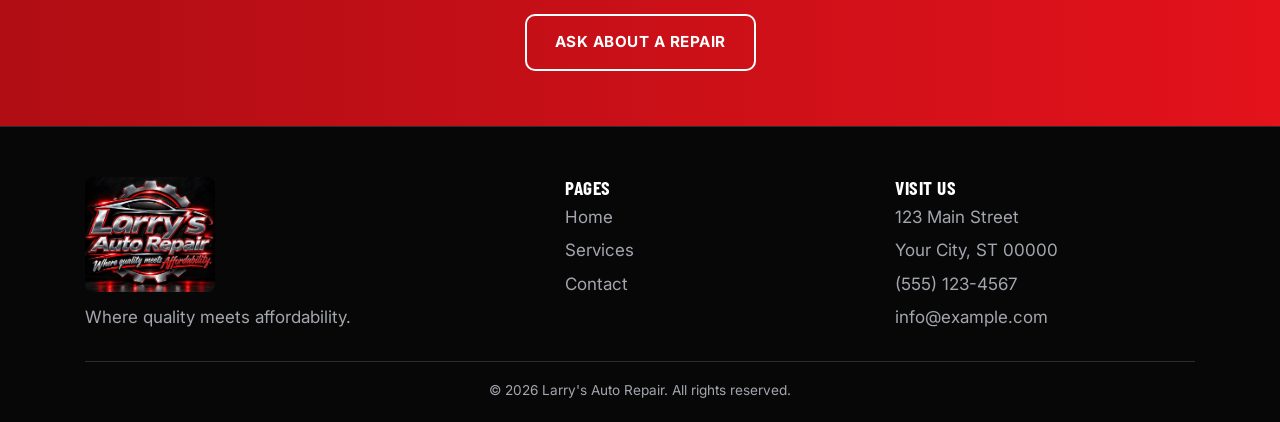
<file: services.html>
<!DOCTYPE html>
<html lang="en">
<head>
  <meta charset="UTF-8">
  <meta name="viewport" content="width=device-width, initial-scale=1.0">
  <title>Services | Larry's Auto Repair</title>
  <meta name="description" content="Auto repair services at Larry's: oil changes, brakes, diagnostics, engine repair, electrical, A/C, suspension, tires and more.">
  <link rel="icon" href="images/favicon.png">
  <link rel="preconnect" href="https://fonts.googleapis.com">
  <link rel="preconnect" href="https://fonts.gstatic.com" crossorigin>
  <link href="https://fonts.googleapis.com/css2?family=Barlow+Condensed:wght@600;700&family=Inter:wght@400;600;700&display=swap" rel="stylesheet">
  <link rel="stylesheet" href="css/style.css">
  <meta name="pizzazz-recipe" content='{"pz":1,"kit":"larrys-auto-repair","concept":"Night Garage","family":"bold","dev":{"intensity":"standard","gear":"20s spin","scroll":"gentle reveal"},"sig":"spinning chrome gear + red neon","pal":{"pri":"#e3121b","sec":"#d9dbe0","tint":"#1d1d20","zeb":"#151517","mut":"#a3a6ad","ftr":"#a3a6ad","hair":"#2c2c31","acc":"#e3121b","watch":"#ffc21a"},"font":{"h":"Barlow Condensed","b":"Inter"},"date":"2026-11-22"}'>
</head>
<body>

  <div class="topbar">
    <div class="container">
      <span class="hide-sm">Mon–Fri 8am–6pm · Sat 9am–2pm</span>
      <a href="tel:5551234567"><svg class="ico-inline" viewBox="0 0 48 48" aria-hidden="true"><path d="M17 4.5c1-.6 2.3-.3 2.9.7l3.4 6c.5 1 .3 2.2-.6 2.9l-3 2.4c1.8 4.3 5 7.9 9.4 10.2l2.6-2.8c.7-.8 1.9-1 2.9-.4l6 3.4c1 .6 1.4 1.8.9 2.9l-1.6 3.6c-.8 1.8-2.7 2.9-4.7 2.6C19 34.4 9.6 22.4 9 12.2c-.1-1.8.9-3.5 2.5-4.4z" fill="currentColor"/></svg> Call (555) 123-4567</a>
    </div>
  </div>

  <header class="site-header">
    <div class="container">
      <a href="index.html" class="brand">
        <img src="images/logo-small.jpg" alt="Larry's Auto Repair logo">
        <span>Larry's Auto Repair</span>
      </a>
      <button class="menu-toggle" aria-label="Open menu" aria-expanded="false"><svg viewBox="0 0 24 24" aria-hidden="true"><rect x="3" y="5" width="18" height="2.6" rx="1.3" fill="currentColor"/><rect x="3" y="10.7" width="18" height="2.6" rx="1.3" fill="currentColor"/><rect x="7" y="16.4" width="14" height="2.6" rx="1.3" fill="currentColor"/></svg></button>
      <nav class="nav">
        <a href="index.html">Home</a>
        <a href="services.html" class="active">Services</a>
        <a href="contact.html">Contact</a>
        <a href="contact.html#quote" class="btn btn-red">Get a Quote</a>
      </nav>
    </div>
  </header>

  <div class="page-banner">
    <div class="container">
      <span class="eyebrow">What We Do</span>
      <h1>Our Services</h1>
      <p>Quality repairs for all makes and models, at prices that make sense.</p>
    </div>
  </div>

  <!-- PLACEHOLDER: update services and "starting at" prices with Larry -->
  <section>
    <div class="container">
      <div class="grid grid-3">
        <div class="card">
          <div class="icon"><svg viewBox="0 0 48 48" aria-hidden="true"><defs><linearGradient id="oilB" x1="0" y1="0" x2="0" y2="1"><stop offset="0" stop-color="#5d616b"/><stop offset="0.5" stop-color="#2b2d33"/><stop offset="1" stop-color="#141518"/></linearGradient><linearGradient id="oilD" x1="0" y1="0" x2="0" y2="1"><stop offset="0" stop-color="#ffd24a"/><stop offset="0.6" stop-color="#f29a00"/><stop offset="1" stop-color="#b86200"/></linearGradient><linearGradient id="oilR" x1="0" y1="0" x2="0" y2="1"><stop offset="0" stop-color="#ff4a4a"/><stop offset="0.55" stop-color="#e3121b"/><stop offset="1" stop-color="#8f0a10"/></linearGradient><filter id="oilSh" x="-20%" y="-20%" width="140%" height="140%"><feDropShadow dx="0" dy=".8" stdDeviation=".7" flood-color="#000" flood-opacity=".35"/></filter></defs><g filter="url(#oilSh)"><path d="M8 22h17.5l4.5 3.5 11.5-6.2a1 1 0 0 1 1.4 1.2L30.5 31v7.5a2.5 2.5 0 0 1-2.5 2.5H10.5A2.5 2.5 0 0 1 8 38.5z" fill="url(#oilB)"/><rect x="13" y="17.5" width="8" height="4.5" rx="1.2" fill="url(#oilB)"/><path d="M10.5 22.5v-6a3 3 0 0 1 3-3h2.5" stroke="url(#oilB)" stroke-width="2.2" fill="none" stroke-linecap="round"/><rect x="11" y="28" width="15" height="2.4" rx="1.2" fill="url(#oilR)"/><path d="M41.5 25c2.4 3.4 3.8 5.4 3.8 7.2a3.8 3.8 0 0 1-7.6 0c0-1.8 1.4-3.8 3.8-7.2z" fill="url(#oilD)"/></g><path d="M10 24.5h14" stroke="#fff" stroke-opacity=".5" stroke-width="1" fill="none" stroke-linecap="round" stroke-opacity=".25"/><path d="M42.8 31.2c.3.6.4 1.2.2 1.8" stroke="#fff" stroke-opacity=".5" stroke-width="1" fill="none" stroke-linecap="round"/></svg></div>
          <h3>Oil Change</h3>
          <p>Conventional, blend, or full synthetic. Includes filter, top-off of fluids, and a multi-point inspection.</p>
          <div class="price">Starting at $XX</div>
        </div>
        <div class="card">
          <div class="icon"><svg viewBox="0 0 48 48" aria-hidden="true"><defs><mask id="brkM"><rect width="48" height="48" fill="#fff"/><g fill="#000"><circle cx="36.4" cy="24" r="1.1"/><circle cx="40.03" cy="28.3" r="1.1"/><circle cx="34.74" cy="30.2" r="1.1"/><circle cx="35.74" cy="35.74" r="1.1"/><circle cx="30.2" cy="34.74" r="1.1"/><circle cx="28.3" cy="40.03" r="1.1"/><circle cx="24" cy="36.4" r="1.1"/><circle cx="19.7" cy="40.03" r="1.1"/><circle cx="17.8" cy="34.74" r="1.1"/><circle cx="12.26" cy="35.74" r="1.1"/><circle cx="13.26" cy="30.2" r="1.1"/><circle cx="7.97" cy="28.3" r="1.1"/><circle cx="11.6" cy="24" r="1.1"/><circle cx="7.97" cy="19.7" r="1.1"/><circle cx="13.26" cy="17.8" r="1.1"/><circle cx="12.26" cy="12.26" r="1.1"/><circle cx="17.8" cy="13.26" r="1.1"/><circle cx="19.7" cy="7.97" r="1.1"/><circle cx="24" cy="11.6" r="1.1"/><circle cx="28.3" cy="7.97" r="1.1"/><circle cx="30.2" cy="13.26" r="1.1"/><circle cx="35.74" cy="12.26" r="1.1"/><circle cx="34.74" cy="17.8" r="1.1"/><circle cx="40.03" cy="19.7" r="1.1"/><circle cx="24" cy="19" r="1"/><circle cx="28.76" cy="22.45" r="1"/><circle cx="26.94" cy="28.05" r="1"/><circle cx="21.06" cy="28.05" r="1"/><circle cx="19.24" cy="22.45" r="1"/><circle cx="24" cy="24" r="2"/></g><path d="M42.73 25.64Q40.64 29.73 36.83 30.54" stroke="#000" stroke-width="1" stroke-linecap="round" fill="none"/><path d="M31.95 41.04Q27.36 41.28 24.75 38.38" stroke="#000" stroke-width="1" stroke-linecap="round" fill="none"/><path d="M13.22 39.4Q10.72 35.55 11.92 31.84" stroke="#000" stroke-width="1" stroke-linecap="round" fill="none"/><path d="M5.27 22.36Q7.36 18.27 11.17 17.46" stroke="#000" stroke-width="1" stroke-linecap="round" fill="none"/><path d="M16.05 6.96Q20.64 6.72 23.25 9.62" stroke="#000" stroke-width="1" stroke-linecap="round" fill="none"/><path d="M34.78 8.6Q37.28 12.45 36.08 16.16" stroke="#000" stroke-width="1" stroke-linecap="round" fill="none"/><circle cx="24" cy="24" r="8.6" fill="none" stroke="#000" stroke-width="1"/></mask><radialGradient id="brkS" cx="0.35" cy="0.3" r="0.8"><stop offset="0" stop-color="#8a8e98"/><stop offset="0.55" stop-color="#3a3c43"/><stop offset="1" stop-color="#16171a"/></radialGradient><linearGradient id="brkC" x1="0" y1="0" x2="1" y2="1"><stop offset="0" stop-color="#ff4a4a"/><stop offset="0.55" stop-color="#e3121b"/><stop offset="1" stop-color="#8f0a10"/></linearGradient><filter id="brkSh" x="-20%" y="-20%" width="140%" height="140%"><feDropShadow dx="0" dy=".8" stdDeviation=".7" flood-color="#000" flood-opacity=".35"/></filter></defs><g filter="url(#brkSh)"><circle cx="24" cy="24" r="20.5" fill="url(#brkS)" mask="url(#brkM)"/><path d="M19.26 1.7A22.8 22.8 0 0 1 45.68 16.95L38.65 19.24A15.4 15.4 0 0 0 20.8 8.94Z" fill="url(#brkC)"/><circle cx="24.66" cy="5.01" r="1.1" fill="#f2f3f5"/><circle cx="40.11" cy="13.93" r="1.1" fill="#f2f3f5"/></g><path d="M22.14 2.78A21.3 21.3 0 0 1 34.65 5.55" stroke="#fff" stroke-opacity=".5" stroke-width="1" fill="none" stroke-linecap="round"/></svg></div>
          <h3>Brake Service</h3>
          <p>Brake pads, rotors, calipers, lines, and fluid flush. Free brake inspection with any service.</p>
          <div class="price">Starting at $XX</div>
        </div>
        <div class="card">
          <div class="icon"><svg viewBox="0 0 48 48" aria-hidden="true"><defs><radialGradient id="dcelL" cx="0.4" cy="0.3" r="0.8"><stop offset="0" stop-color="#2a2b30"/><stop offset="0.7" stop-color="#111214"/><stop offset="1" stop-color="#050506"/></radialGradient><filter id="dcelG" x="-30%" y="-30%" width="160%" height="160%"><feGaussianBlur stdDeviation="1.1" result="b"/><feMerge><feMergeNode in="b"/><feMergeNode in="SourceGraphic"/></feMerge></filter><filter id="dcelSh" x="-20%" y="-20%" width="140%" height="140%"><feDropShadow dx="0" dy=".8" stdDeviation=".7" flood-color="#000" flood-opacity=".35"/></filter></defs><g filter="url(#dcelSh)"><circle cx="24" cy="24" r="21" fill="url(#dcelL)"/><path d="M9 21v8 M9 25h3 M12 20h5l2-3h8l2 3h4l2 2h3v-3h2v12h-2v-3h-3v4l-3 3H19l-3-3h-4z M19 14h8 M23 14v3" stroke="#ffb000" stroke-width="2.4" fill="none" stroke-linejoin="round" stroke-linecap="round" filter="url(#dcelG)"/></g></svg></div>
          <h3>Check Engine Diagnostics</h3>
          <p>Computer diagnostics to pinpoint the problem, with a clear explanation before any work starts.</p>
          <div class="price">Starting at $XX</div>
        </div>
        <div class="card">
          <div class="icon"><svg viewBox="0 0 48 48" aria-hidden="true"><defs><linearGradient id="engP" x1="0" y1="0" x2="1" y2="0"><stop offset="0" stop-color="#4a4e57"/><stop offset="0.35" stop-color="#9a9ea8"/><stop offset="0.6" stop-color="#3a3d44"/><stop offset="1" stop-color="#1c1d21"/></linearGradient><linearGradient id="engK" x1="0" y1="0" x2="0" y2="1"><stop offset="0" stop-color="#5d616b"/><stop offset="0.5" stop-color="#2b2d33"/><stop offset="1" stop-color="#141518"/></linearGradient><radialGradient id="engG" cx="0.35" cy="0.3" r="0.75"><stop offset="0" stop-color="#ffd77a"/><stop offset="1" stop-color="#b07a10"/></radialGradient><filter id="engSh" x="-20%" y="-20%" width="140%" height="140%"><feDropShadow dx="0" dy=".8" stdDeviation=".7" flood-color="#000" flood-opacity=".35"/></filter></defs><g filter="url(#engSh)"><path d="M12.5 5h23a2.5 2.5 0 0 1 2.5 2.5V23c0 2-1 3.2-3 3.6V30H13v-3.4c-2-.4-3-1.6-3-3.6V7.5A2.5 2.5 0 0 1 12.5 5z" fill="url(#engP)"/><g fill="#111214"><rect x="10" y="9.5" width="28" height="1.3"/><rect x="10" y="12.6" width="28" height="1.3"/><rect x="10" y="15.7" width="28" height="1"/></g><circle cx="24" cy="22.5" r="3.4" fill="url(#engG)"/><path d="M21.2 25.5h5.6l2.4 11.5h-10.4z" fill="url(#engK)"/><circle cx="24" cy="39.5" r="6.5" fill="url(#engK)"/><circle cx="24" cy="39.5" r="3" fill="url(#engG)"/></g><path d="M13 7.5h10" stroke="#fff" stroke-opacity=".5" stroke-width="1" fill="none" stroke-linecap="round" stroke-opacity=".45"/></svg></div>
          <h3>Engine Repair</h3>
          <p>Tune-ups, timing belts, gaskets, cooling system, and major engine repair.</p>
          <div class="price">Call for estimate</div>
        </div>
        <div class="card">
          <div class="icon"><svg viewBox="0 0 48 48" aria-hidden="true"><defs><linearGradient id="brlC" x1="0" y1="0" x2="0" y2="1"><stop offset="0" stop-color="#3d4047"/><stop offset="0.5" stop-color="#1e1f23"/><stop offset="1" stop-color="#0e0e10"/></linearGradient><linearGradient id="brlT" x1="0" y1="0" x2="0" y2="1"><stop offset="0" stop-color="#d7dade"/><stop offset="1" stop-color="#7d828b"/></linearGradient><linearGradient id="brlR" x1="0" y1="0" x2="0" y2="1"><stop offset="0" stop-color="#ff4a4a"/><stop offset="0.55" stop-color="#e3121b"/><stop offset="1" stop-color="#8f0a10"/></linearGradient><filter id="brlSh" x="-20%" y="-20%" width="140%" height="140%"><feDropShadow dx="0" dy=".8" stdDeviation=".7" flood-color="#000" flood-opacity=".35"/></filter></defs><g filter="url(#brlSh)"><path d="M15 13.5c0-3 3-4.5 9-4.5s9 1.5 9 4.5" stroke="#2b2d33" stroke-width="2" fill="none"/><rect x="10" y="11" width="6" height="5" rx="1" fill="url(#brlT)"/><rect x="32" y="11" width="6" height="5" rx="1" fill="url(#brlT)"/><rect x="9.5" y="9.5" width="7" height="3" rx="1.3" fill="url(#brlR)"/><rect x="31.5" y="9.5" width="7" height="3" rx="1.3" fill="#2b2d33"/><rect x="5" y="15" width="38" height="5" rx="1.6" fill="#2b2d33"/><rect x="6" y="19.5" width="36" height="20" rx="1.8" fill="url(#brlC)"/><rect x="10" y="24" width="28" height="9" rx="1" fill="#e9ebef"/><rect x="10" y="24" width="7" height="9" rx="1" fill="url(#brlR)"/><rect x="19" y="26" width="15" height="1.6" fill="#2b2d33"/><rect x="19" y="29.4" width="10" height="1.2" fill="#8d9099"/></g><path d="M7 16.4h34" stroke="#fff" stroke-opacity=".5" stroke-width="1" fill="none" stroke-linecap="round" stroke-opacity=".25"/></svg></div>
          <h3>Battery &amp; Electrical</h3>
          <p>Battery testing and replacement, alternators, starters, lighting, and wiring issues.</p>
          <div class="price">Starting at $XX</div>
        </div>
        <div class="card">
          <div class="icon"><svg viewBox="0 0 48 48" aria-hidden="true"><defs><linearGradient id="fireG" x1="0" y1="1" x2="0" y2="0"><stop offset="0" stop-color="#ffb000"/><stop offset=".5" stop-color="#ff5200"/><stop offset="1" stop-color="#e3121b"/></linearGradient><linearGradient id="coreG" x1="0" y1="1" x2="0" y2="0"><stop offset="0" stop-color="#fff6c2"/><stop offset="1" stop-color="#ffc21a"/></linearGradient><linearGradient id="iceG" x1="0" y1="0" x2="1" y2="1"><stop offset="0" stop-color="#6fd0ff"/><stop offset="1" stop-color="#0b63c9"/></linearGradient><filter id="acSh" x="-20%" y="-20%" width="140%" height="140%"><feDropShadow dx="0" dy=".8" stdDeviation=".7" flood-color="#000" flood-opacity=".35"/></filter></defs><g filter="url(#acSh)"><g transform="translate(15 15)"><path d="M0 -2.16L0 -12M0 -7.2l2.31 -2.76M0 -7.2l-2.31 -2.76M1.87 -1.08L10.39 -6M6.24 -3.6l3.55 0.63M6.24 -3.6l1.23 -3.38M1.87 1.08L10.39 6M6.24 3.6l1.23 3.38M6.24 3.6l3.55 -0.63M0 2.16L0 12M0 7.2l-2.31 2.76M0 7.2l2.31 2.76M-1.87 1.08L-10.39 6M-6.24 3.6l-3.55 -0.63M-6.24 3.6l-1.23 3.38M-1.87 -1.08L-10.39 -6M-6.24 -3.6l-1.23 -3.38M-6.24 -3.6l-3.55 0.63" stroke="url(#iceG)" stroke-width="1.9" stroke-linecap="round" fill="none"/><polygon points="1.56,0.9 0,1.8 -1.56,0.9 -1.56,-0.9 -0,-1.8 1.56,-0.9" fill="none" stroke="url(#iceG)" stroke-width="1.52" stroke-linejoin="round"/></g><path d="M33 17.5C35 23 42.5 26 42.5 34.5 42.5 40 38.2 43.5 33 43.5S23.5 40 23.5 34.8c0-4.2 2.6-6.8 4.8-8.8.1 3 1.5 4.8 3.3 5.2C30.6 26.4 31.4 21.8 33 17.5z" fill="url(#fireG)"/><path d="M33.6 31.8c2.5 2.7 3.8 4.6 3.8 6.6a4.1 4.1 0 0 1-8.2 0c0-2.3 2-4.3 4.4-6.6z" fill="url(#coreG)"/></g><path d="M38.6 31.4c1.5 1.8 2.2 3.6 2.1 5.4" stroke="#fff" stroke-opacity=".55" stroke-width="1" fill="none" stroke-linecap="round"/></svg></div>
          <h3>A/C &amp; Heating</h3>
          <p>A/C recharge, leak detection, compressor repair, and heater core service.</p>
          <div class="price">Starting at $XX</div>
        </div>
        <div class="card">
          <div class="icon"><svg viewBox="0 0 48 48" aria-hidden="true"><defs><linearGradient id="susR" x1="0" y1="0" x2="1" y2="0"><stop offset="0" stop-color="#ff4a4a"/><stop offset="0.55" stop-color="#e3121b"/><stop offset="1" stop-color="#8f0a10"/></linearGradient><linearGradient id="susK" x1="0" y1="0" x2="1" y2="0"><stop offset="0" stop-color="#5d616b"/><stop offset="0.5" stop-color="#2b2d33"/><stop offset="1" stop-color="#141518"/></linearGradient><linearGradient id="susC" x1="0" y1="0" x2="1" y2="0"><stop offset="0" stop-color="#f4f5f7"/><stop offset="0.5" stop-color="#a9adb5"/><stop offset="1" stop-color="#5d616b"/></linearGradient><filter id="susSh" x="-20%" y="-20%" width="140%" height="140%"><feDropShadow dx="0" dy=".8" stdDeviation=".7" flood-color="#000" flood-opacity=".35"/></filter></defs><g filter="url(#susSh)"><rect x="22" y="3" width="4" height="22" rx="1.2" fill="url(#susC)"/><rect x="19" y="20" width="10" height="22" rx="2.5" fill="url(#susK)"/><rect x="12" y="10" width="24" height="3.2" rx="1.4" fill="url(#susK)"/><rect x="12" y="38" width="24" height="3.2" rx="1.4" fill="url(#susK)"/><path d="M15 13 L33 15.3 L15 17.6 L33 19.9 L15 22.2 L33 24.5 L15 26.8 L33 29.1 L15 31.4 L33 33.7 L15 36" stroke="url(#susR)" stroke-width="2.6" fill="none" stroke-linejoin="round" stroke-linecap="round"/><circle cx="24" cy="5" r="3.4" fill="url(#susK)"/><circle cx="24" cy="5" r="1.3" fill="#c9ccd2"/><circle cx="24" cy="44" r="3.4" fill="url(#susK)"/><circle cx="24" cy="44" r="1.3" fill="#c9ccd2"/></g></svg></div>
          <h3>Suspension &amp; Steering</h3>
          <p>Shocks, struts, ball joints, tie rods, and power steering repair for a smooth ride.</p>
          <div class="price">Call for estimate</div>
        </div>
        <div class="card">
          <div class="icon"><svg viewBox="0 0 48 48" aria-hidden="true"><defs><radialGradient id="tirT" cx="0.4" cy="0.35" r="0.75"><stop offset="0" stop-color="#4a4d55"/><stop offset="0.7" stop-color="#1c1d21"/><stop offset="1" stop-color="#0c0c0e"/></radialGradient><radialGradient id="tirW" cx="0.35" cy="0.3" r="0.85"><stop offset="0" stop-color="#ffffff"/><stop offset="0.55" stop-color="#c4c7ce"/><stop offset="1" stop-color="#7b7f88"/></radialGradient><radialGradient id="tirR" cx="0.35" cy="0.3" r="0.8"><stop offset="0" stop-color="#ff4a4a"/><stop offset="0.55" stop-color="#e3121b"/><stop offset="1" stop-color="#8f0a10"/></radialGradient><filter id="tirSh" x="-20%" y="-20%" width="140%" height="140%"><feDropShadow dx="0" dy=".8" stdDeviation=".7" flood-color="#000" flood-opacity=".35"/></filter></defs><g filter="url(#tirSh)"><circle cx="24" cy="24" r="21.5" fill="url(#tirT)"/><g fill="#5a5d66"><rect x="22.7" y="2.4" width="2.6" height="4" rx=".7" transform="rotate(0.0 24 24)"/><rect x="22.7" y="2.4" width="2.6" height="4" rx=".7" transform="rotate(22.5 24 24)"/><rect x="22.7" y="2.4" width="2.6" height="4" rx=".7" transform="rotate(45.0 24 24)"/><rect x="22.7" y="2.4" width="2.6" height="4" rx=".7" transform="rotate(67.5 24 24)"/><rect x="22.7" y="2.4" width="2.6" height="4" rx=".7" transform="rotate(90.0 24 24)"/><rect x="22.7" y="2.4" width="2.6" height="4" rx=".7" transform="rotate(112.5 24 24)"/><rect x="22.7" y="2.4" width="2.6" height="4" rx=".7" transform="rotate(135.0 24 24)"/><rect x="22.7" y="2.4" width="2.6" height="4" rx=".7" transform="rotate(157.5 24 24)"/><rect x="22.7" y="2.4" width="2.6" height="4" rx=".7" transform="rotate(180.0 24 24)"/><rect x="22.7" y="2.4" width="2.6" height="4" rx=".7" transform="rotate(202.5 24 24)"/><rect x="22.7" y="2.4" width="2.6" height="4" rx=".7" transform="rotate(225.0 24 24)"/><rect x="22.7" y="2.4" width="2.6" height="4" rx=".7" transform="rotate(247.5 24 24)"/><rect x="22.7" y="2.4" width="2.6" height="4" rx=".7" transform="rotate(270.0 24 24)"/><rect x="22.7" y="2.4" width="2.6" height="4" rx=".7" transform="rotate(292.5 24 24)"/><rect x="22.7" y="2.4" width="2.6" height="4" rx=".7" transform="rotate(315.0 24 24)"/><rect x="22.7" y="2.4" width="2.6" height="4" rx=".7" transform="rotate(337.5 24 24)"/></g><circle cx="24" cy="24" r="12.6" fill="url(#tirW)"/><circle cx="24" cy="24" r="11.2" fill="none" stroke="#7b7f88" stroke-width=".6"/><g fill="#1a1b1f"><path d="M26.08 14.22A10 10 0 0 1 32.66 19L28.21 20.94A5.2 5.2 0 0 0 25.61 19.05Z"/><path d="M33.95 22.95A10 10 0 0 1 31.43 30.69L28.21 27.06A5.2 5.2 0 0 0 29.2 24Z"/><path d="M28.07 33.14A10 10 0 0 1 19.93 33.14L22.39 28.95A5.2 5.2 0 0 0 25.61 28.95Z"/><path d="M16.57 30.69A10 10 0 0 1 14.05 22.95L18.8 24A5.2 5.2 0 0 0 19.79 27.06Z"/><path d="M15.34 19A10 10 0 0 1 21.92 14.22L22.39 19.05A5.2 5.2 0 0 0 19.79 20.94Z"/></g><circle cx="24" cy="24" r="3.4" fill="url(#tirR)"/></g></svg></div>
          <h3>Tires &amp; Alignment</h3>
          <p>Tire rotation, balancing, flat repair, and wheel alignment.</p>
          <div class="price">Starting at $XX</div>
        </div>
        <div class="card">
          <div class="icon"><svg viewBox="0 0 48 48" aria-hidden="true"><defs><linearGradient id="trnL" x1="0" y1="0" x2="0" y2="1"><stop offset="0" stop-color="#5d616b"/><stop offset="0.5" stop-color="#2b2d33"/><stop offset="1" stop-color="#141518"/></linearGradient><radialGradient id="trnK" cx="0.35" cy="0.3" r="0.8"><stop offset="0" stop-color="#ff7a7a"/><stop offset="0.45" stop-color="#e3121b"/><stop offset="1" stop-color="#7d080d"/></radialGradient><filter id="trnSh" x="-20%" y="-20%" width="140%" height="140%"><feDropShadow dx="0" dy=".8" stdDeviation=".7" flood-color="#000" flood-opacity=".35"/></filter></defs><g filter="url(#trnSh)"><g stroke="url(#trnL)" stroke-width="2.8" stroke-linecap="round" fill="none"><path d="M10 12v24M24 18v18M38 12v24M10 24h28"/></g><circle cx="10" cy="12" r="3.4" fill="#2b2d33"/><circle cx="10" cy="36" r="3.4" fill="#2b2d33"/><circle cx="24" cy="36" r="3.4" fill="#2b2d33"/><circle cx="38" cy="12" r="3.4" fill="#2b2d33"/><circle cx="38" cy="36" r="3.4" fill="#2b2d33"/><text x="10" y="14.1" font-family="Barlow Condensed,sans-serif" font-weight="700" font-size="6" text-anchor="middle" fill="#e9ebef">1</text><text x="10" y="38.1" font-family="Barlow Condensed,sans-serif" font-weight="700" font-size="6" text-anchor="middle" fill="#e9ebef">2</text><text x="24" y="38.1" font-family="Barlow Condensed,sans-serif" font-weight="700" font-size="6" text-anchor="middle" fill="#e9ebef">4</text><text x="38" y="14.1" font-family="Barlow Condensed,sans-serif" font-weight="700" font-size="6" text-anchor="middle" fill="#e9ebef">5</text><text x="38" y="38.1" font-family="Barlow Condensed,sans-serif" font-weight="700" font-size="6" text-anchor="middle" fill="#e9ebef">R</text><circle cx="24" cy="12" r="7" fill="url(#trnK)"/><text x="24" y="14.8" font-family="Barlow Condensed,sans-serif" font-weight="700" font-size="8" text-anchor="middle" fill="#fff">3</text></g><path d="M19.6 9.6a5 5 0 0 1 3-2.4" stroke="#fff" stroke-opacity=".5" stroke-width="1" fill="none" stroke-linecap="round" stroke-opacity=".7"/></svg></div>
          <h3>Transmission</h3>
          <p>Transmission fluid service, clutch replacement, and transmission diagnostics.</p>
          <div class="price">Call for estimate</div>
        </div>
      </div>
    </div>
  </section>

  <div class="cta">
    <div class="container">
      <h2>Don't See What You Need?</h2>
      <p>Give us a call. If it's on your car, chances are we can fix it.</p>
      <a href="contact.html#quote" class="btn btn-outline">Ask About a Repair</a>
    </div>
  </div>

  <footer class="site-footer">
    <div class="container">
      <div class="footer-grid">
        <div>
          <img class="footer-logo" src="images/logo-small.jpg" alt="Larry's Auto Repair logo">
          <p>Where quality meets affordability.</p>
        </div>
        <div>
          <h3>Pages</h3>
          <ul>
            <li><a href="index.html">Home</a></li>
            <li><a href="services.html">Services</a></li>
            <li><a href="contact.html">Contact</a></li>
          </ul>
        </div>
        <div>
          <h3>Visit Us</h3>
          <ul>
            <li>123 Main Street</li>
            <li>Your City, ST 00000</li>
            <li><a href="tel:5551234567">(555) 123-4567</a></li>
            <li><a href="mailto:info@example.com">info@example.com</a></li>
          </ul>
        </div>
      </div>
      <p class="copyright">© <span id="year"></span> Larry's Auto Repair. All rights reserved.</p>
    </div>
  </footer>

  <script src="js/main.js"></script>
</body>
</html>
</file>
<file: css/style.css>
/* =========================================================
   Larry's Auto Repair - main stylesheet
   Colors pulled from the logo: black, chrome silver, red
   ========================================================= */

:root {
  --black: #0b0b0c;
  --panel: #151517;
  --panel-2: #1d1d20;
  --line: #2c2c31;
  --chrome: #d9dbe0;
  --text: #eceef2;
  --muted: #a3a6ad;
  --red: #e3121b;
  --red-dark: #b00d14;
  --radius: 10px;
  --max: 1150px;
}

* { box-sizing: border-box; margin: 0; padding: 0; }

html { scroll-behavior: smooth; }

body {
  font-family: "Inter", system-ui, -apple-system, Segoe UI, Roboto, sans-serif;
  background: var(--black);
  color: var(--text);
  line-height: 1.6;
  font-size: 17px;
}

img { max-width: 100%; display: block; }
a { color: inherit; }

h1, h2, h3 {
  font-family: "Barlow Condensed", "Arial Narrow", sans-serif;
  font-weight: 700;
  text-transform: uppercase;
  letter-spacing: 0.5px;
  line-height: 1.1;
}

h1 { font-size: clamp(2.4rem, 6vw, 4rem); }
h2 { font-size: clamp(2rem, 4vw, 2.8rem); margin-bottom: 0.5rem; }
h3 { font-size: 1.5rem; margin-bottom: 0.4rem; }

.container { width: 100%; max-width: var(--max); margin: 0 auto; padding: 0 20px; }

.red { color: var(--red); }

/* ---------- Buttons ---------- */
.btn {
  display: inline-block;
  padding: 14px 28px;
  border-radius: var(--radius);
  font-weight: 700;
  text-decoration: none;
  text-transform: uppercase;
  letter-spacing: 0.5px;
  font-size: 0.95rem;
  border: 2px solid transparent;
  cursor: pointer;
  transition: background 0.2s, border-color 0.2s, transform 0.2s;
}
.btn:hover { transform: translateY(-2px); }
.btn-red { background: var(--red); color: #fff; }
.btn-red:hover { background: var(--red-dark); }
.btn-outline { border-color: var(--chrome); color: var(--chrome); background: transparent; }
.btn-outline:hover { background: rgba(255, 255, 255, 0.08); }

/* ---------- Top bar + header ---------- */
.topbar {
  background: var(--red);
  color: #fff;
  font-size: 0.9rem;
  font-weight: 600;
}
.topbar .container {
  display: flex;
  justify-content: space-between;
  gap: 10px;
  padding-top: 6px;
  padding-bottom: 6px;
  flex-wrap: wrap;
}
.topbar a { text-decoration: none; display: inline-flex; align-items: center; gap: 6px; }
.ico-inline { width: 15px; height: 15px; }

.site-header {
  position: sticky;
  top: 0;
  z-index: 50;
  background: rgba(11, 11, 12, 0.95);
  backdrop-filter: blur(6px);
  border-bottom: 1px solid var(--line);
}
.site-header .container {
  display: flex;
  align-items: center;
  justify-content: space-between;
  height: 72px;
}
.brand { display: flex; align-items: center; gap: 10px; text-decoration: none; }
.brand img { height: 56px; width: auto; border-radius: 6px; }
.brand span {
  font-family: "Barlow Condensed", sans-serif;
  font-weight: 700;
  font-size: 1.4rem;
  text-transform: uppercase;
  color: var(--chrome);
}

.nav { display: flex; align-items: center; gap: 26px; }
.nav a {
  text-decoration: none;
  font-weight: 600;
  color: var(--muted);
  transition: color 0.2s;
}
.nav a:hover, .nav a.active { color: #fff; }
.nav a.active { box-shadow: 0 2px 0 var(--red); }
.nav .btn { color: #fff; padding: 10px 18px; }

.menu-toggle {
  display: none;
  background: none;
  border: 0;
  color: #fff;
  cursor: pointer;
  padding: 6px;
}
.menu-toggle svg { width: 28px; height: 28px; display: block; }

/* ---------- Hero ---------- */
.hero {
  position: relative;
  padding: 70px 0 80px;
  background:
    radial-gradient(ellipse at 70% 40%, rgba(227, 18, 27, 0.25), transparent 60%),
    linear-gradient(180deg, #0b0b0c 0%, #121214 100%);
  overflow: hidden;
}
.hero .container {
  display: grid;
  grid-template-columns: 1.1fr 1fr;
  gap: 40px;
  align-items: center;
}
.hero p.lead { font-size: 1.2rem; color: var(--muted); margin: 18px 0 28px; max-width: 520px; }
.hero .actions { display: flex; gap: 14px; flex-wrap: wrap; }
.hero-logo {
  border-radius: 16px;
  box-shadow: 0 20px 60px rgba(227, 18, 27, 0.25);
}
.badges { display: flex; gap: 22px; margin-top: 30px; flex-wrap: wrap; color: var(--chrome); font-weight: 600; font-size: 0.95rem; }
.badges span { display: inline-flex; align-items: center; gap: 8px; }
.badges span::before {
  content: "";
  width: 6px;
  height: 11px;
  border: solid var(--red);
  border-width: 0 2.5px 2.5px 0;
  transform: rotate(45deg) translateY(-2px);
}

/* ---------- Page banner (inner pages) ---------- */
.page-banner {
  padding: 60px 0 50px;
  text-align: center;
  background:
    radial-gradient(ellipse at 50% 0%, rgba(227, 18, 27, 0.25), transparent 65%),
    var(--black);
  border-bottom: 1px solid var(--line);
}
.page-banner p { color: var(--muted); margin-top: 10px; }

/* ---------- Sections ---------- */
section { padding: 70px 0; }
.section-alt { background: var(--panel); border-top: 1px solid var(--line); border-bottom: 1px solid var(--line); }
.section-head { text-align: center; max-width: 640px; margin: 0 auto 40px; }
.section-head p { color: var(--muted); }
.eyebrow {
  display: inline-block;
  color: var(--red);
  font-weight: 700;
  text-transform: uppercase;
  letter-spacing: 2px;
  font-size: 0.85rem;
  margin-bottom: 6px;
}

/* ---------- Cards ---------- */
.grid { display: grid; gap: 22px; }
.grid-3 { grid-template-columns: repeat(3, 1fr); }
.grid-2 { grid-template-columns: repeat(2, 1fr); }

.card {
  background: var(--panel-2);
  border: 1px solid var(--line);
  border-radius: var(--radius);
  padding: 26px;
  transition: border-color 0.2s, transform 0.2s;
}
.card:hover { border-color: var(--red); transform: translateY(-3px); }
.card .icon {
  width: 72px;
  height: 72px;
  display: grid;
  place-items: center;
  margin-bottom: 18px;
  border-radius: 50%;
  /* brushed chrome badge with a red ring, to match the logo */
  background:
    radial-gradient(circle at 32% 24%, rgba(255, 255, 255, 0.95) 0, rgba(255, 255, 255, 0) 38%),
    linear-gradient(150deg, #ffffff 0%, #c4c7cd 32%, #7b7e86 55%, #d4d6db 78%, #f2f3f5 100%);
  border: 3px solid var(--red);
  box-shadow:
    inset 0 2px 2px rgba(255, 255, 255, 0.9),
    inset 0 -3px 5px rgba(0, 0, 0, 0.35),
    0 0 0 2px #2a2a2e,
    0 6px 14px rgba(0, 0, 0, 0.6);
  transition: transform 0.25s, box-shadow 0.25s;
}
.card .icon svg { width: 46px; height: 46px; display: block; }
.card:hover .icon {
  transform: rotate(-8deg) scale(1.05);
  box-shadow:
    inset 0 2px 2px rgba(255, 255, 255, 0.9),
    inset 0 -3px 5px rgba(0, 0, 0, 0.35),
    0 0 0 2px #2a2a2e,
    0 0 18px rgba(227, 18, 27, 0.55);
}
.card p { color: var(--muted); }
.card .price { margin-top: 12px; color: var(--chrome); font-weight: 700; }

/* ---------- Why us ---------- */
.why { display: grid; grid-template-columns: repeat(4, 1fr); gap: 22px; text-align: center; }
.why .num {
  font-family: "Barlow Condensed", sans-serif;
  font-size: 3rem;
  font-weight: 700;
  color: var(--red);
  line-height: 1;
}
.why p { color: var(--muted); }

/* ---------- Reviews ---------- */
.review { font-style: italic; }
.review .stars { color: #ffc21a; font-style: normal; margin-bottom: 8px; letter-spacing: 2px; }
.review .who { margin-top: 12px; font-style: normal; color: var(--chrome); font-weight: 600; }

/* ---------- CTA strip ---------- */
.cta {
  background: linear-gradient(90deg, var(--red-dark), var(--red));
  text-align: center;
  padding: 55px 0;
}
.cta p { margin: 8px 0 22px; font-size: 1.1rem; }
.cta .btn-outline { border-color: #fff; color: #fff; }

/* ---------- Contact ---------- */
.contact-wrap { display: grid; grid-template-columns: 1fr 1.2fr; gap: 30px; }
.info-list { list-style: none; display: grid; gap: 18px; }
.info-list li { display: flex; gap: 14px; }
.info-list .icon {
  flex: none;
  width: 48px;
  height: 48px;
  display: grid;
  place-items: center;
  border-radius: 50%;
  background:
    radial-gradient(circle at 32% 24%, rgba(255, 255, 255, 0.95) 0, rgba(255, 255, 255, 0) 38%),
    linear-gradient(150deg, #ffffff 0%, #c4c7cd 32%, #7b7e86 55%, #d4d6db 78%, #f2f3f5 100%);
  border: 2px solid var(--red);
  box-shadow: inset 0 -2px 4px rgba(0, 0, 0, 0.35), 0 4px 10px rgba(0, 0, 0, 0.5);
}
.info-list .icon svg { width: 28px; height: 28px; display: block; }
.info-list strong { display: block; color: #fff; }
.info-list span, .info-list a { color: var(--muted); text-decoration: none; }

.hours { width: 100%; border-collapse: collapse; margin-top: 8px; }
.hours td { padding: 6px 0; border-bottom: 1px solid var(--line); color: var(--muted); }
.hours td:last-child { text-align: right; color: var(--text); }

form { display: grid; gap: 14px; }
.form-row { display: grid; grid-template-columns: 1fr 1fr; gap: 14px; }
label { font-weight: 600; font-size: 0.9rem; display: block; margin-bottom: 4px; }
input, select, textarea {
  width: 100%;
  padding: 12px 14px;
  border-radius: 8px;
  border: 1px solid var(--line);
  background: var(--black);
  color: var(--text);
  font: inherit;
}
input:focus, select:focus, textarea:focus { outline: 2px solid var(--red); border-color: transparent; }
textarea { min-height: 120px; resize: vertical; }
.form-note { font-size: 0.85rem; color: var(--muted); }

.map {
  margin-top: 30px;
  border-radius: var(--radius);
  overflow: hidden;
  border: 1px solid var(--line);
}
.map iframe { width: 100%; height: 340px; border: 0; display: block; filter: grayscale(0.3); }

/* ---------- Footer ---------- */
.site-footer { background: #070708; border-top: 1px solid var(--line); padding: 50px 0 20px; color: var(--muted); }
.footer-grid { display: grid; grid-template-columns: 1.5fr 1fr 1fr; gap: 30px; }
.site-footer h3 { color: #fff; font-size: 1.2rem; }
.site-footer ul { list-style: none; display: grid; gap: 6px; }
.site-footer a { text-decoration: none; }
.site-footer a:hover { color: #fff; }
.footer-logo { width: 130px; border-radius: 8px; margin-bottom: 12px; }
.copyright { text-align: center; border-top: 1px solid var(--line); margin-top: 30px; padding-top: 18px; font-size: 0.85rem; }

/* ---------- Phone / tablet ---------- */
@media (max-width: 900px) {
  .hero .container { grid-template-columns: minmax(0, 1fr); text-align: center; }
  .hero-logo { width: 100%; }
  .hero p.lead { margin-left: auto; margin-right: auto; }
  .hero .actions, .badges { justify-content: center; }
  .hero-logo { max-width: 420px; margin: 0 auto; }
  .grid-3 { grid-template-columns: 1fr 1fr; }
  .why { grid-template-columns: 1fr 1fr; }
  .contact-wrap, .footer-grid { grid-template-columns: 1fr; }
}

@media (max-width: 760px) {
  .menu-toggle { display: block; }
  .nav {
    display: none;
    position: absolute;
    top: 72px;
    left: 0;
    right: 0;
    flex-direction: column;
    background: var(--black);
    border-bottom: 1px solid var(--line);
    padding: 20px;
    gap: 16px;
  }
  .nav.open { display: flex; }
  .brand span { display: none; }
}

@media (max-width: 560px) {
  body { font-size: 16px; }
  section { padding: 50px 0; }
  .grid-3, .grid-2, .form-row { grid-template-columns: 1fr; }
  .topbar .hide-sm { display: none; }
}

/* =========================================================
   Night Garage polish: spinning gear emblem, red neon accents,
   gentle scroll-in. Everything turns off for reduced motion.
   ========================================================= */
:root {
  --pz-primary: #e3121b;
  --pz-secondary: #d9dbe0;
  --pz-tint: #1d1d20;
  --pz-muted: #a3a6ad;
  --pz-hairline: #2c2c31;
  --pz-accent: #e3121b;
  --neon: 0 0 10px rgba(227, 18, 27, 0.75), 0 0 22px rgba(227, 18, 27, 0.35);
  --gear-speed: 20s;
}

/* ---------- Emblem with spinning gear ---------- */
.emblem {
  position: relative;
  width: 100%;
  aspect-ratio: 1330 / 1182;
  overflow: hidden;
}
.emblem img { position: absolute; display: block; max-width: none; }
.emblem-bg, .emblem-fg { inset: 0; width: 100%; height: 100%; }
.emblem-gearbox {
  position: absolute;
  left: 8.4819%;
  top: -1.2006%;
  width: 86.4949%;
  aspect-ratio: 1;
  transform: scaleY(0.9562);
}
.emblem-carbon { left: 13.636%; top: 13.636%; width: 72.727%; }
.emblem-gear {
  position: absolute;
  inset: 0;
  -webkit-mask: url(../images/emblem/gear.webp) center / 100% 100% no-repeat;
  mask: url(../images/emblem/gear.webp) center / 100% 100% no-repeat;
  animation: spin var(--gear-speed) linear infinite;
}
.emblem-gear img { inset: 0; width: 100%; height: 100%; }
/* chrome shine that stays still while the gear turns underneath */
.emblem-sheen {
  position: absolute;
  inset: 0;
  mix-blend-mode: overlay;
  animation: spin var(--gear-speed) linear infinite reverse;
  background: linear-gradient(128deg,
    rgba(255, 255, 255, 0.65) 0%, rgba(0, 0, 0, 0.5) 24%,
    rgba(255, 255, 255, 0.7) 44%, rgba(0, 0, 0, 0.55) 58%,
    rgba(255, 255, 255, 0.4) 76%, rgba(0, 0, 0, 0.45) 100%);
}
@keyframes spin { to { transform: rotate(360deg); } }

/* ---------- Neon accents ---------- */
.site-header { border-bottom-color: transparent; }
.site-header::after {
  content: "";
  position: absolute;
  left: 0; right: 0; bottom: -1px;
  height: 1px;
  background: linear-gradient(90deg, transparent, rgba(227, 18, 27, 0.9) 30%, rgba(227, 18, 27, 0.9) 70%, transparent);
  box-shadow: 0 0 8px rgba(227, 18, 27, 0.6);
}
.eyebrow { text-shadow: 0 0 12px rgba(227, 18, 27, 0.45); }
.section-head h2::after,
.page-banner h1::after {
  content: "";
  display: block;
  width: 64px;
  height: 3px;
  margin: 14px auto 0;
  border-radius: 3px;
  background: var(--red);
  box-shadow: var(--neon);
}
.why .num { text-shadow: 0 0 14px rgba(227, 18, 27, 0.45); }
.btn-red:hover { box-shadow: 0 0 18px rgba(227, 18, 27, 0.55); }
.card { transition: border-color 0.25s, transform 0.25s, box-shadow 0.25s; }
.card:hover { box-shadow: 0 0 0 1px rgba(227, 18, 27, 0.6), 0 10px 30px rgba(227, 18, 27, 0.22); }

/* slow light streak across the top banner */
.hero::before {
  content: "";
  position: absolute;
  top: -20%; bottom: -20%;
  left: -100%;
  width: 40%;
  pointer-events: none;
  background: linear-gradient(100deg, transparent, rgba(255, 255, 255, 0.05) 40%, rgba(227, 18, 27, 0.12) 50%, rgba(255, 255, 255, 0.05) 60%, transparent);
  transform: skewX(-18deg);
  animation: streak 9s ease-in-out infinite;
}
.hero .container { position: relative; }
@keyframes streak {
  0%, 15% { transform: translateX(0) skewX(-18deg); }
  65%, 100% { transform: translateX(640%) skewX(-18deg); }
}

/* moving shine on the red call-to-action strip */
.cta { position: relative; overflow: hidden; }
.cta .container { position: relative; }
.cta::after {
  content: "";
  position: absolute;
  top: 0; bottom: 0;
  left: -100%;
  width: 40%;
  pointer-events: none;
  background: linear-gradient(100deg, transparent, rgba(255, 255, 255, 0.16), transparent);
  transform: skewX(-18deg);
  animation: streak 6s ease-in-out infinite;
}

/* ---------- Gentle scroll-in (only when JavaScript is on) ---------- */
.js .reveal {
  opacity: 0;
  transform: translateY(16px);
  transition: opacity 0.55s ease-out, transform 0.55s ease-out;
  transition-delay: var(--d, 0ms);
}
.js .reveal.in { opacity: 1; transform: none; }
.hero .container > * { animation: rise 0.7s ease-out both; }
.hero .container > :nth-child(2) { animation-delay: 0.15s; }
@keyframes rise { from { opacity: 0; transform: translateY(14px); } to { opacity: 1; transform: none; } }

@media (prefers-reduced-motion: reduce) {
  .emblem-gear, .emblem-sheen, .hero::before, .cta::after, .hero .container > * { animation: none; }
  .js .reveal { opacity: 1; transform: none; transition: none; }
}
</file>
